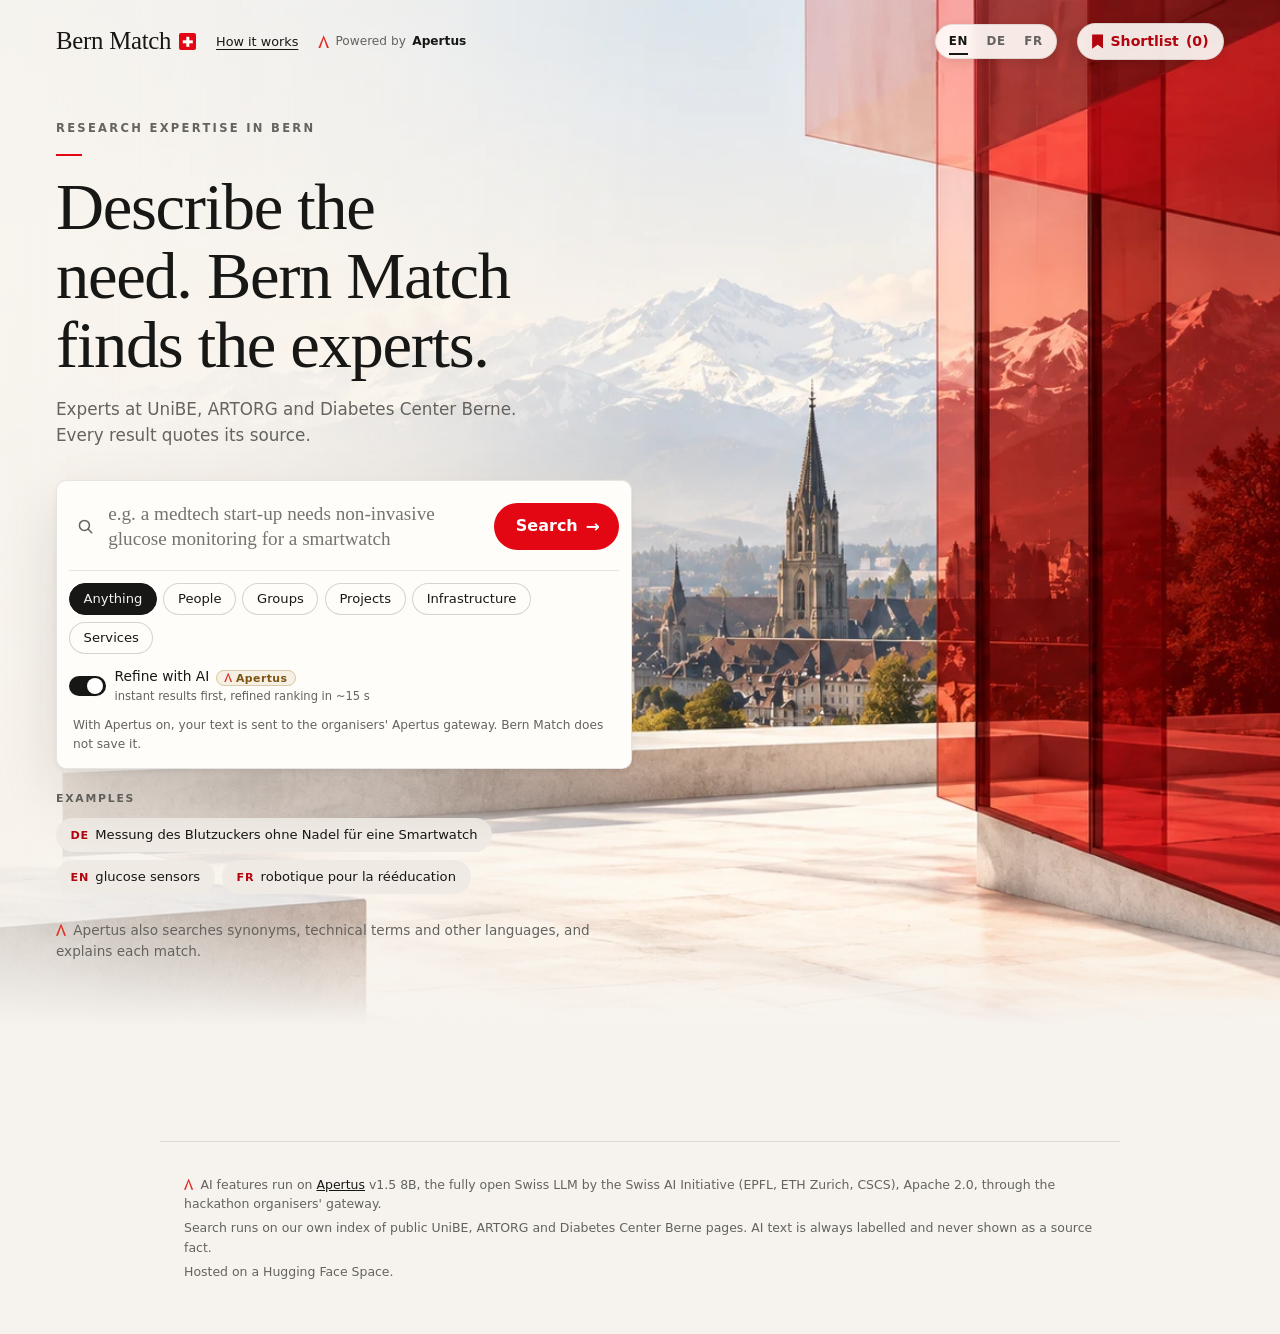
<file: app/static/index.html>
<!doctype html>
<html lang="en">
<head>
  <meta charset="utf-8">
  <meta name="viewport" content="width=device-width, initial-scale=1">
  <meta name="color-scheme" content="light dark">
  <title>Bern Match</title>
  <link rel="preload" as="image" href="hero.webp" type="image/webp">
  <link rel="stylesheet" href="style.css?v=15">
</head>
<body>
  <!-- data-i18n* attributes name the text's key in i18n.js; the English below is the default. -->
  <a class="skip" href="#results" data-i18n="skip">Skip to results</a>
  <header class="top">
    <a class="brand" id="home" href="./" title="Back to the start page" data-i18n-title="top.home">Bern Match <span class="logo" aria-hidden="true"></span></a>
    <a class="howitworks" href="https://github.com/AnAsteria/Apertus_Hack#how-it-works" target="_blank" rel="noopener noreferrer" data-i18n="top.how">How it works</a>
    <a class="powered" href="https://www.apertus-ai.org/" target="_blank" rel="noopener noreferrer" title="Apertus: the fully open Swiss LLM by EPFL, ETH Zurich and CSCS" data-i18n-title="top.poweredTitle">
      <i class="ap" aria-hidden="true"></i><span data-i18n="top.powered">Powered by</span> <b>Apertus</b>
    </a>
    <div class="langs" role="group" aria-label="Language" data-i18n-aria="lang.aria">
      <button type="button" data-lang="en" lang="en" title="English">EN</button>
      <button type="button" data-lang="de" lang="de" title="Deutsch">DE</button>
      <button type="button" data-lang="fr" lang="fr" title="Français">FR</button>
    </div>
    <button type="button" id="shortlist-toggle" class="ghost" aria-controls="shortlist" aria-expanded="false">
      <span data-i18n="top.shortlist">Shortlist</span> <span id="shortlist-count" class="count">(0)</span>
    </button>
  </header>
  <main>
    <section class="hero" id="hero">
      <div class="hero-copy">
      <p class="eyebrow" data-i18n="hero.eyebrow">Research expertise in Bern</p>
      <h1 data-i18n="hero.h1b">Describe the need. Bern Match finds the experts.</h1>
      <p class="sub" data-i18n="hero.sub">Experts at UniBE, ARTORG and Diabetes Center Berne. Every result quotes its source.</p>
      <form id="form" role="search">
        <label for="query" class="sr" data-i18n="hero.queryLabel">Keywords, a question, or a pasted company description</label>
        <div class="searchbox">
          <svg class="icon" viewBox="0 0 24 24" aria-hidden="true" fill="none" stroke="currentColor" stroke-width="2" stroke-linecap="round"><circle cx="11" cy="11" r="6.5"/><path d="m16 16 4.5 4.5"/></svg>
          <textarea id="query" rows="2" maxlength="2000" placeholder="e.g. a medtech start-up needs non-invasive glucose monitoring for a smartwatch" data-i18n-placeholder="hero.placeholder"></textarea>
          <button type="submit" class="primary" data-i18n="hero.search">Search</button>
        </div>
        <div class="row">
          <div class="chips" role="radiogroup" aria-label="Looking for" data-i18n-aria="hero.lookingFor" id="type-chips"></div>
          <label class="switch" title="Instant results first, refined ranking in ~15 s. Apertus finds other wordings, re-ranks and explains each card (everything it adds is labelled as AI). Off: fast keyword and meaning search only, no AI." data-i18n-title="hero.switchTitle2">
            <input type="checkbox" id="interpret" checked>
            <span class="track" aria-hidden="true"></span>
            <span><span data-i18n="hero.refine">Refine with AI</span> <span class="ai-tag">Apertus</span> <span class="switch-hint" data-i18n="hero.refineHint">instant results first, refined ranking in ~15 s</span></span>
          </label>
        </div>
        <p class="privacy" data-i18n="hero.privacy">With Apertus on, your text is sent to the organisers' Apertus gateway. Bern Match does not save it.</p>
      </form>
      <div class="examples-wrap">
        <span class="examples-label" data-i18n="hero.try">Examples</span>
        <div class="examples" id="examples" aria-label="Example queries" data-i18n-aria="hero.examples"></div>
      </div>
      <p class="howto"><i class="ap" aria-hidden="true"></i><span data-i18n="hero.howto">Apertus also searches synonyms, technical terms and other languages, and explains each match.</span></p>
      </div>
    </section>
    <div id="summary" class="summary" hidden></div>
    <p id="status" class="status" role="status" aria-live="polite"></p>
    <section id="outcome" class="outcome" hidden aria-live="polite"></section>
    <section id="people" class="people" hidden aria-label="People to contact" data-i18n-aria="people.title"></section>
    <details id="limits-box" class="limits" hidden>
      <summary data-i18n="limits.summary">About these results</summary>
      <ul id="limitations" class="limitations"></ul>
    </details>
    <section id="needs" class="needs" hidden aria-live="polite"></section>
    <section id="results" aria-label="Results" data-i18n-aria="results.aria"></section>
  </main>
  <footer class="credit">
    <p><i class="ap" aria-hidden="true"></i><span data-i18n="footer.ai1">AI features run on</span> <a href="https://www.apertus-ai.org/" target="_blank" rel="noopener noreferrer">Apertus</a><span data-i18n="footer.ai2"> v1.5 8B, the fully open Swiss LLM by the Swiss AI Initiative (EPFL, ETH Zurich, CSCS), Apache 2.0, through the hackathon organisers' gateway.</span></p>
    <p data-i18n="footer.search">Search runs on our own index of public UniBE, ARTORG and Diabetes Center Berne pages. AI text is always labelled and never shown as a source fact.</p>
    <p data-i18n="footer.host">Hosted on a Hugging Face Space.</p>
  </footer>
  <aside id="shortlist" class="drawer sl-page" hidden aria-label="Shortlist" data-i18n-aria="sl.title">
    <div class="sl-inner">
    <div class="drawer-head">
      <h2 data-i18n="sl.titlePage">Your shortlist</h2>
      <button type="button" id="shortlist-close" class="ghost" aria-label="Back to results" data-i18n-aria="sl.back"><span data-i18n="sl.backText">← Back to results</span></button>
    </div>
    <p class="meta" data-i18n="sl.intro">Your selections for this session. Select and exclude are sent as feedback; notes stay in this browser tab and are never sent.</p>
    <h3><span data-i18n="sl.selected">Selected</span> <span class="meta" data-i18n="sl.reorder">(drag or use the arrows to reorder)</span></h3>
    <ol id="sl-selected" class="sl"></ol>
    <label class="sl-note-label" for="sl-list-note" data-i18n="sl.listNoteLabel">Analyst note for the whole list (your text, not a source fact)</label>
    <textarea id="sl-list-note" class="sl-note" rows="2" maxlength="2000"></textarea>
    <label class="inline"><input type="checkbox" id="sl-include-request"> <span data-i18n="sl.includeRequest">Include my request text in the export</span></label>
    <label class="inline"><input type="checkbox" id="sl-include-ai"> <span data-i18n="sl.includeAi">Include Apertus' assessments (AI text, labelled; may repeat details of your request)</span></label>
    <div class="sl-actions">
      <button type="button" id="sl-export" class="primary" data-i18n="sl.exportPdf">Export PDF</button>
      <button type="button" id="sl-json" class="ghost" data-i18n="sl.json">Download JSON</button>
      <button type="button" id="sl-brief" class="ghost" data-i18n="sl.brief">Draft brief (Apertus)</button>
      <button type="button" id="sl-email" class="ghost" data-i18n="sl.emailNotSent" disabled>E-mail draft (Apertus, not sent)</button>
    </div>
    <div id="sl-ai-out" class="sl-ai-out" aria-live="polite"></div>
    <h3 data-i18n="sl.excluded">Excluded</h3>
    <ul id="sl-excluded" class="sl"></ul>
    </div>
  </aside>
  <section id="print-view" aria-hidden="true"></section>
  <script src="i18n.js?v=15"></script>
  <script src="app.js?v=15"></script>
</body>
</html>
</file>
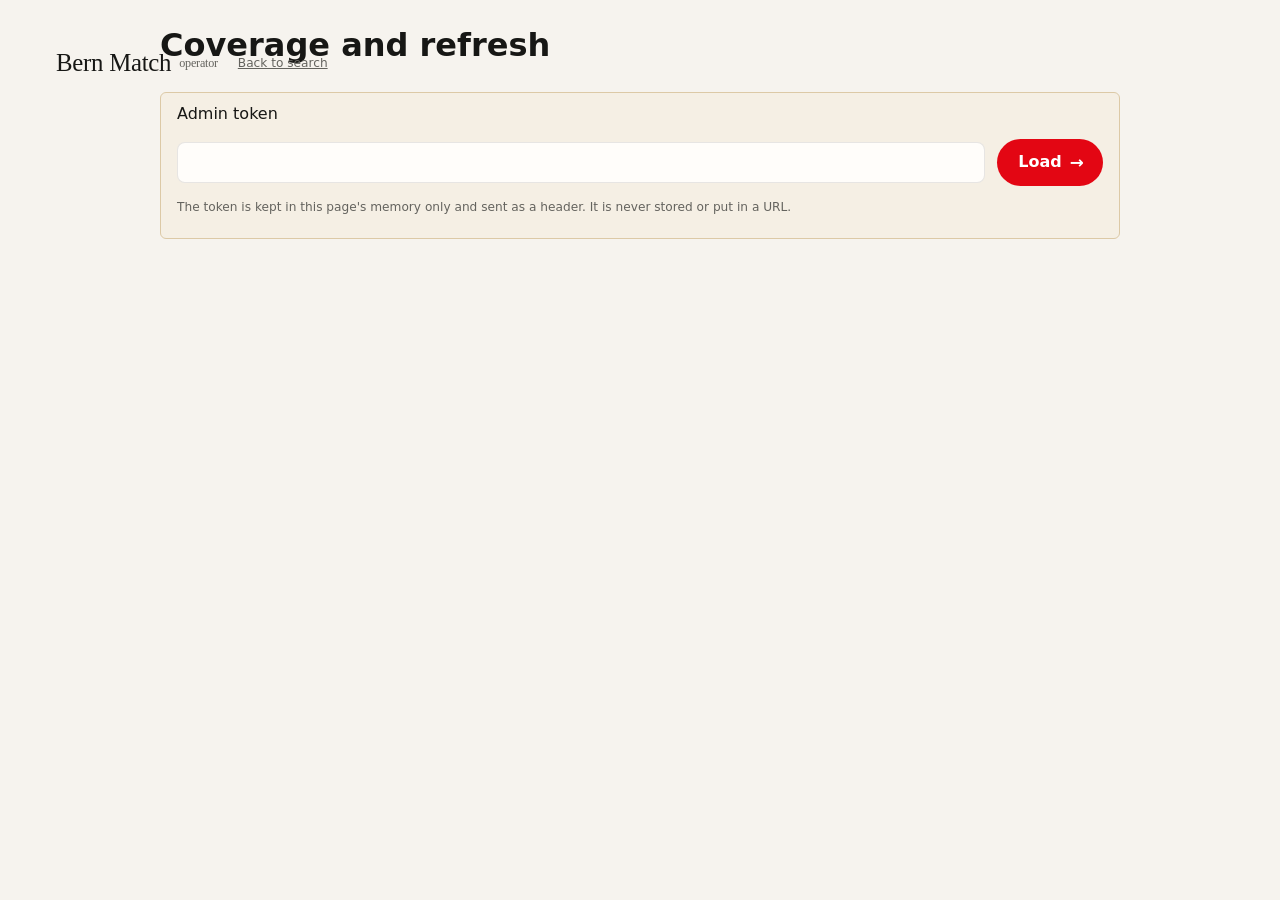
<file: app/static/admin.html>
<!doctype html>
<html lang="en">
<head>
  <meta charset="utf-8">
  <meta name="viewport" content="width=device-width, initial-scale=1">
  <meta name="color-scheme" content="light dark">
  <meta name="robots" content="noindex">
  <title>Bern Match admin</title>
  <link rel="stylesheet" href="style.css?v=10">
</head>
<body>
  <header class="top">
    <span class="brand">Bern Match <span class="meta">operator</span></span>
    <a class="meta" href="./">Back to search</a>
  </header>
  <main>
    <h1>Coverage and refresh</h1>
    <form id="login" class="needs">
      <label for="token">Admin token</label>
      <div class="row">
        <input type="password" id="token" autocomplete="off" required>
        <button type="submit" class="primary">Load</button>
      </div>
      <p class="meta">The token is kept in this page's memory only and sent as a header. It is never stored or put in a URL.</p>
    </form>
    <p id="status" class="status" role="status" aria-live="polite"></p>
    <section id="overview" hidden>
      <div id="totals" class="summary"></div>
      <p id="note" class="meta"></p>
      <h2>Jobs</h2>
      <p class="meta">Refresh only queues a job: the refresh executor is not built yet (T12), so a queued job does not mean a crawl ran.</p>
      <div id="jobs"></div>
      <h2>Feedback received</h2>
      <div id="feedback" class="summary"></div>
      <h2>Sources</h2>
      <div class="table-wrap">
        <table id="sources">
          <thead><tr><th>Source</th><th>Pages</th><th>Active</th><th>Retired</th><th>Suppressed</th><th>Sentences</th><th>Last fetched</th><th></th></tr></thead>
          <tbody></tbody>
        </table>
      </div>
    </section>
  </main>
  <script src="admin.js"></script>
</body>
</html>
</file>
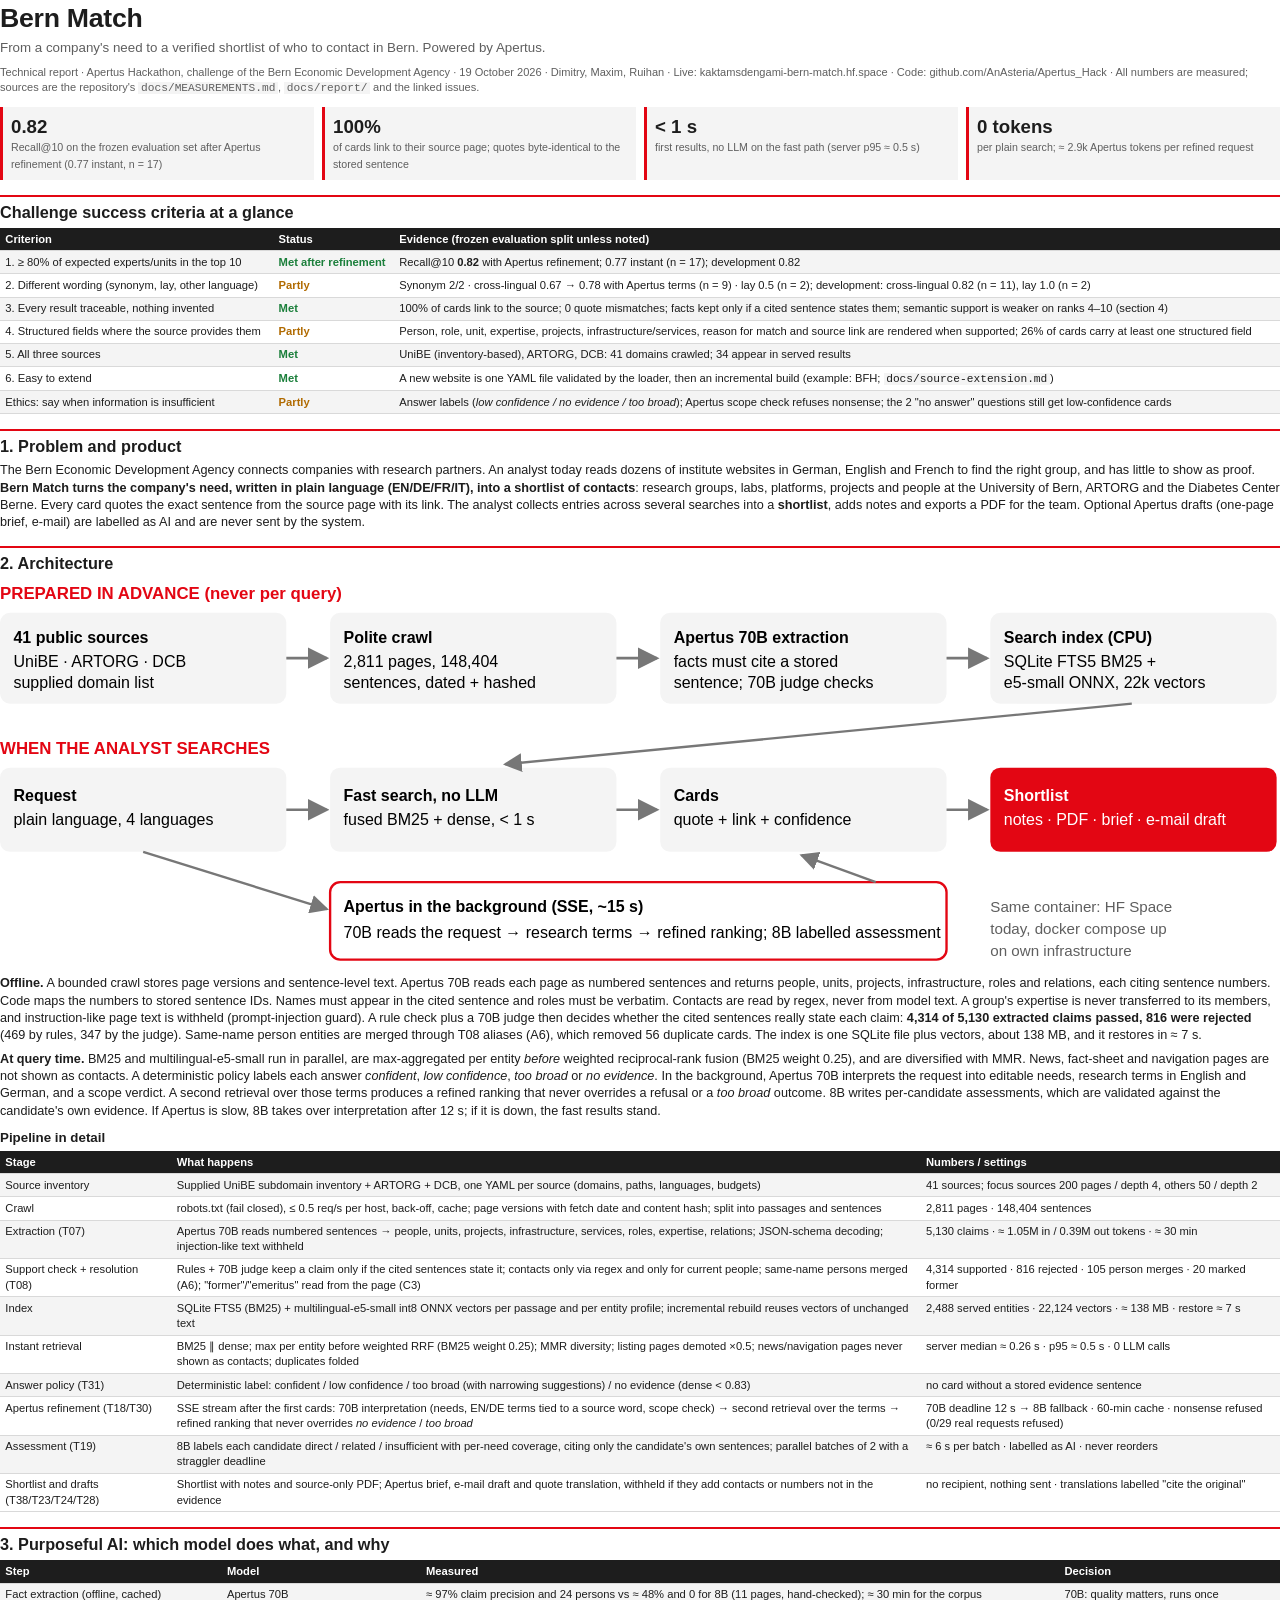
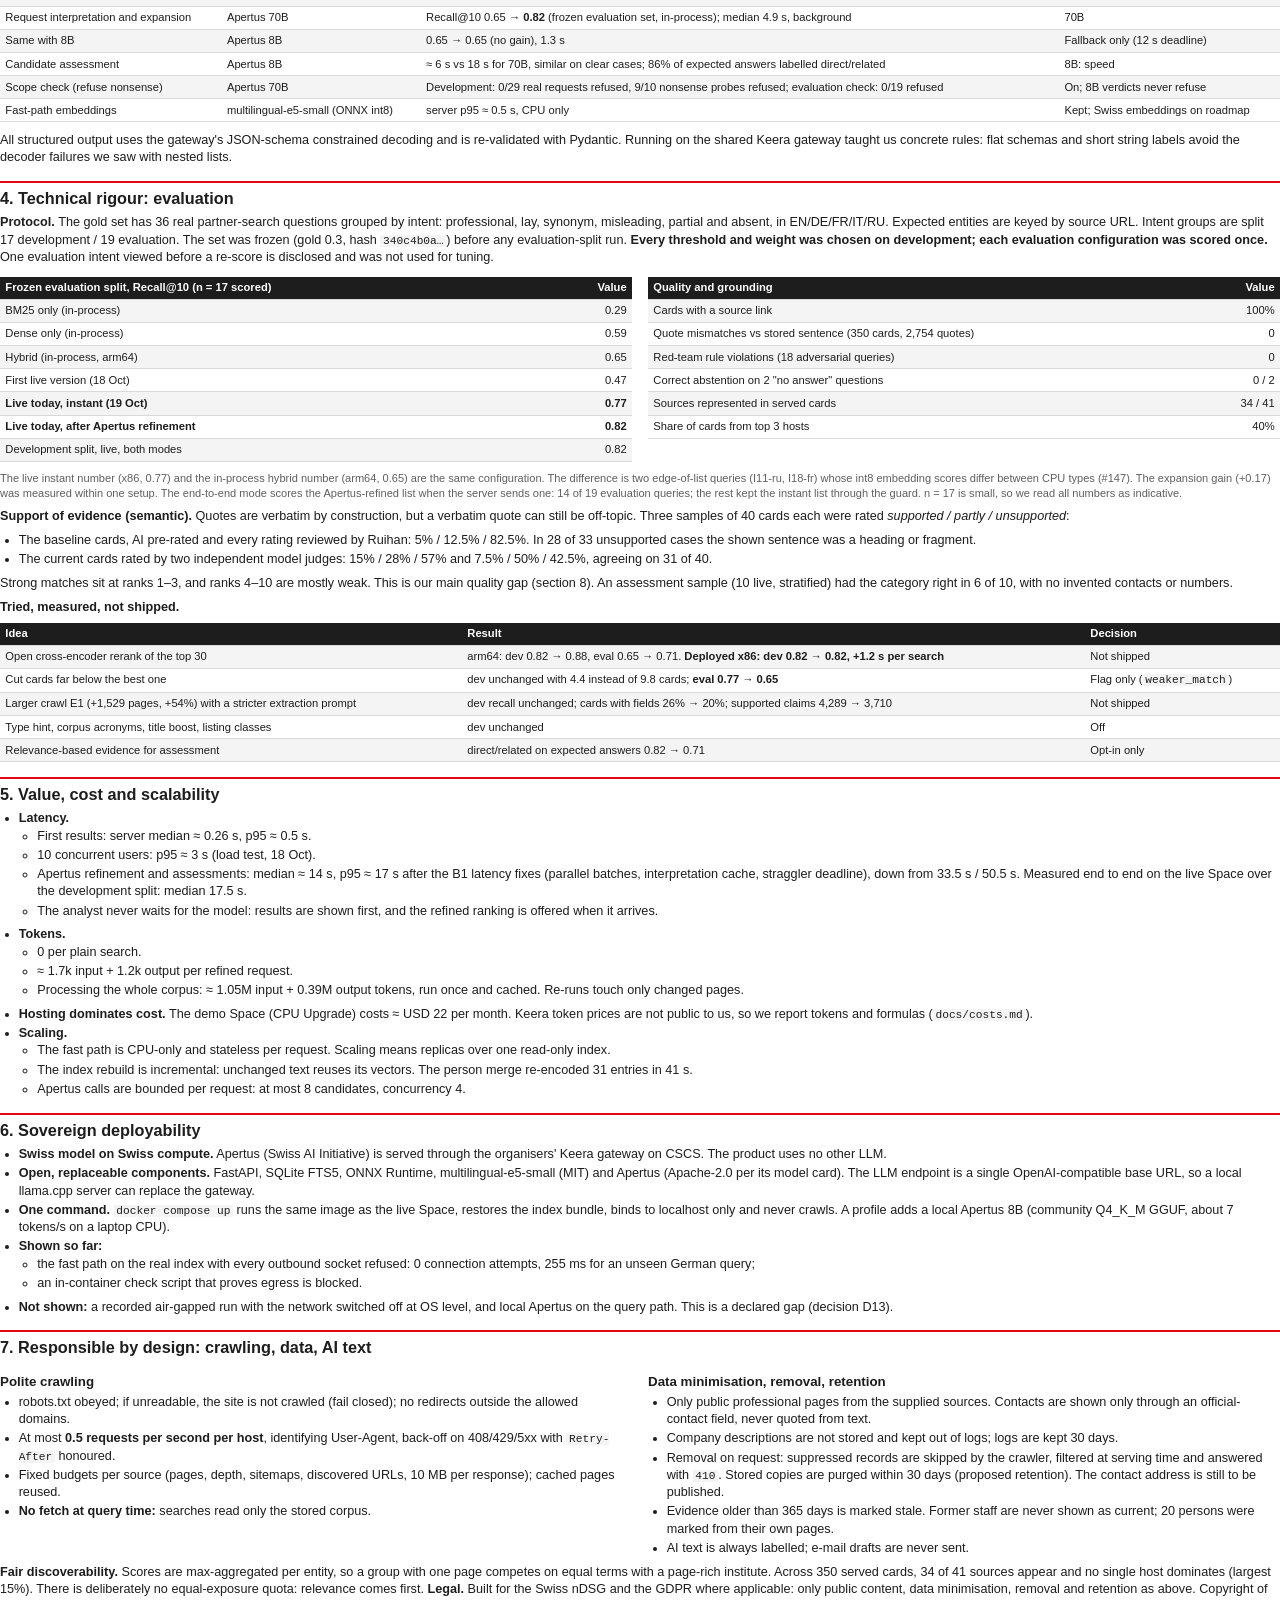
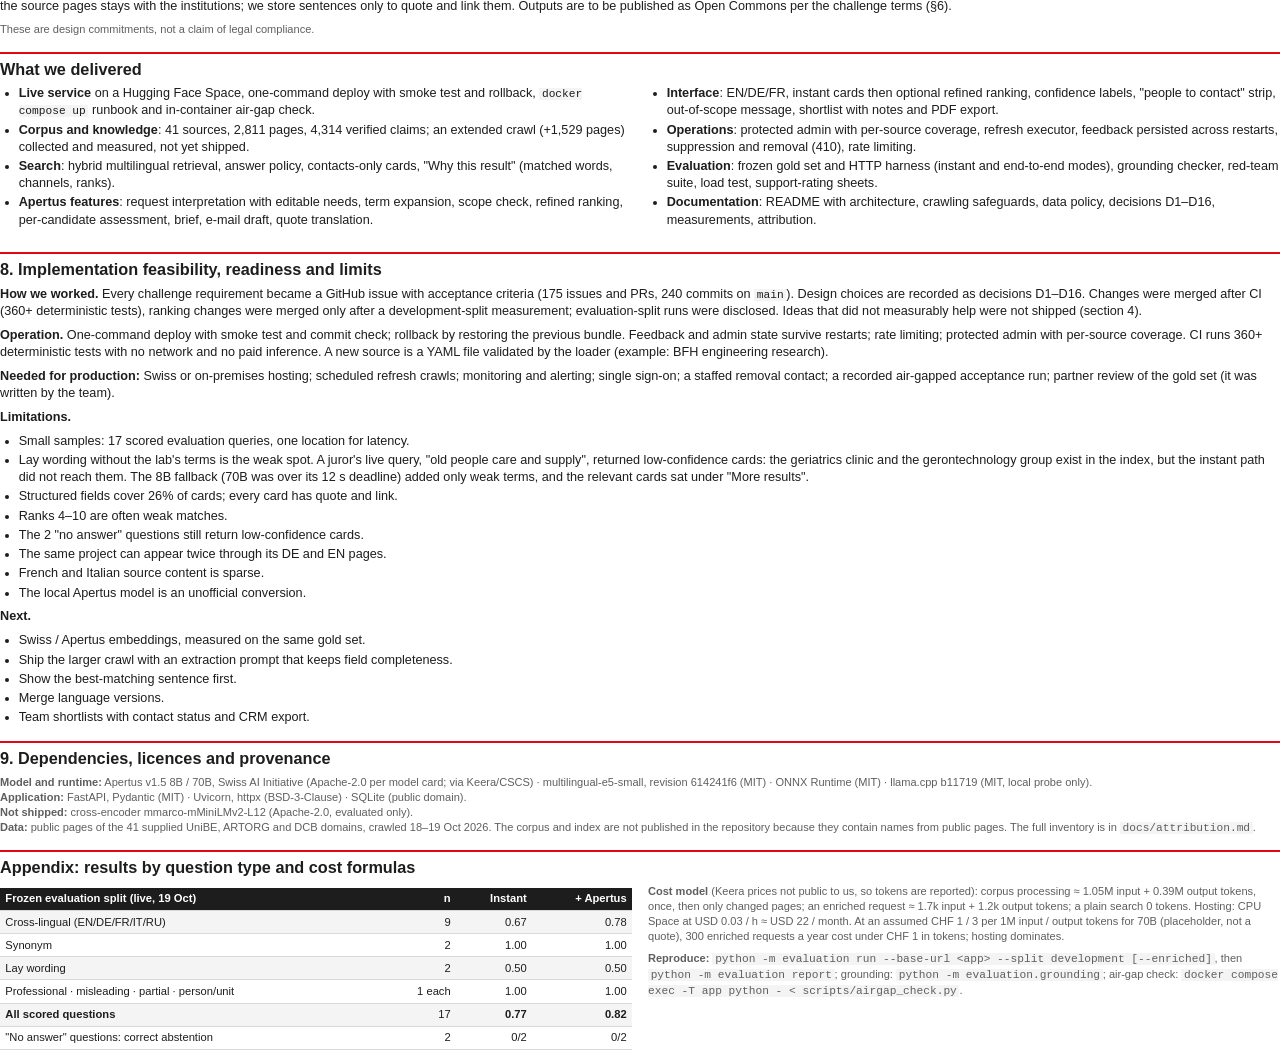
<file: submission/report/report.html>
<!doctype html>
<html lang="en">
<head>
<meta charset="utf-8">
<title>Bern Match — Technical report</title>
<style>
  @page { size: A4; margin: 12mm 14mm 12mm 14mm; }
  :root { --red: #e30613; --ink: #1d1d1d; --grey: #5f5f5f; --line: #d9d9d9; --soft: #f4f4f4; }
  * { box-sizing: border-box; }
  body { font-family: "Helvetica Neue", Arial, sans-serif; color: var(--ink); font-size: 9.5pt; line-height: 1.36; margin: 0; }
  h1 { font-size: 20pt; margin: 0 0 2pt; letter-spacing: -0.2pt; }
  h2 { font-size: 12.2pt; margin: 11pt 0 4pt; padding-top: 3pt; border-top: 2px solid var(--red); }
  h2, h3 { break-after: avoid; } svg, table, .key { break-inside: avoid; }
  h3 { font-size: 10pt; margin: 7pt 0 2pt; }
  p { margin: 0 0 5pt; }
  ul { margin: 0 0 5pt; padding-left: 14pt; }
  li { margin: 0 0 1.5pt; }
  .sub { color: var(--grey); font-size: 10pt; margin-bottom: 6pt; }
  .meta { font-size: 8.3pt; color: var(--grey); margin-bottom: 8pt; }
  table { border-collapse: collapse; width: 100%; margin: 3pt 0 7pt; font-size: 8.4pt; }
  th, td { border-bottom: 1px solid var(--line); padding: 2.6pt 4pt; text-align: left; vertical-align: top; }
  th { background: var(--ink); color: #fff; font-weight: 600; }
  tr:nth-child(even) td { background: var(--soft); }
  .num { text-align: right; white-space: nowrap; }
  .key { display: grid; grid-template-columns: repeat(4, 1fr); gap: 6pt; margin: 6pt 0 8pt; }
  .key div { background: var(--soft); border-left: 3px solid var(--red); padding: 5pt 6pt; }
  .key b { display: block; font-size: 14pt; }
  .key span { font-size: 8pt; color: var(--grey); }
  .note { font-size: 8.3pt; color: var(--grey); }
  .two { display: grid; grid-template-columns: 1fr 1fr; gap: 12pt; }
  .tag { font-weight: 600; }
  .ok { color: #1b7f3b; font-weight: 600; } .part { color: #b06a00; font-weight: 600; }
  svg text { font-family: "Helvetica Neue", Arial, sans-serif; }
  .pb { break-before: page; }
  code { font-size: 8.4pt; background: var(--soft); padding: 0 2pt; }
</style>
</head>
<body>

<h1>Bern Match</h1>
<div class="sub">From a company's need to a verified shortlist of who to contact in Bern. Powered by Apertus.</div>
<div class="meta">Technical report · Apertus Hackathon, challenge of the Bern Economic Development Agency · 19 October 2026 · Dimitry, Maxim, Ruihan ·
Live: kaktamsdengami-bern-match.hf.space · Code: github.com/AnAsteria/Apertus_Hack · All numbers are measured; sources are the repository's <code>docs/MEASUREMENTS.md</code>, <code>docs/report/</code> and the linked issues.</div>

<div class="key">
  <div><b>0.82</b><span>Recall@10 on the frozen evaluation set after Apertus refinement (0.77 instant, n = 17)</span></div>
  <div><b>100%</b><span>of cards link to their source page; quotes byte-identical to the stored sentence</span></div>
  <div><b>&lt; 1 s</b><span>first results, no LLM on the fast path (server p95 ≈ 0.5 s)</span></div>
  <div><b>0 tokens</b><span>per plain search; ≈ 2.9k Apertus tokens per refined request</span></div>
</div>

<h2>Challenge success criteria at a glance</h2>
<table>
  <tr><th>Criterion</th><th>Status</th><th>Evidence (frozen evaluation split unless noted)</th></tr>
  <tr><td>1. ≥ 80% of expected experts/units in the top 10</td><td class="ok">Met after refinement</td><td>Recall@10 <b>0.82</b> with Apertus refinement; 0.77 instant (n = 17); development 0.82</td></tr>
  <tr><td>2. Different wording (synonym, lay, other language)</td><td class="part">Partly</td><td>Synonym 2/2 · cross-lingual 0.67 → 0.78 with Apertus terms (n = 9) · lay 0.5 (n = 2); development: cross-lingual 0.82 (n = 11), lay 1.0 (n = 2)</td></tr>
  <tr><td>3. Every result traceable, nothing invented</td><td class="ok">Met</td><td>100% of cards link to the source; 0 quote mismatches; facts kept only if a cited sentence states them; semantic support is weaker on ranks 4–10 (section 4)</td></tr>
  <tr><td>4. Structured fields where the source provides them</td><td class="part">Partly</td><td>Person, role, unit, expertise, projects, infrastructure/services, reason for match and source link are rendered when supported; 26% of cards carry at least one structured field</td></tr>
  <tr><td>5. All three sources</td><td class="ok">Met</td><td>UniBE (inventory-based), ARTORG, DCB: 41 domains crawled; 34 appear in served results</td></tr>
  <tr><td>6. Easy to extend</td><td class="ok">Met</td><td>A new website is one YAML file validated by the loader, then an incremental build (example: BFH; <code>docs/source-extension.md</code>)</td></tr>
  <tr><td>Ethics: say when information is insufficient</td><td class="part">Partly</td><td>Answer labels (<i>low confidence / no evidence / too broad</i>); Apertus scope check refuses nonsense; the 2 "no answer" questions still get low-confidence cards</td></tr>
</table>

<h2>1. Problem and product</h2>
<p>The Bern Economic Development Agency connects companies with research partners. An analyst today reads dozens of institute websites in German, English and French to find the right group, and has little to show as proof. <b>Bern Match turns the company's need, written in plain language (EN/DE/FR/IT), into a shortlist of contacts</b>: research groups, labs, platforms, projects and people at the University of Bern, ARTORG and the Diabetes Center Berne. Every card quotes the exact sentence from the source page with its link. The analyst collects entries across several searches into a <b>shortlist</b>, adds notes and exports a PDF for the team. Optional Apertus drafts (one-page brief, e-mail) are labelled as AI and are never sent by the system.</p>

<h2>2. Architecture</h2>
<svg viewBox="0 0 760 232" width="100%" role="img" aria-label="Architecture diagram">
  <defs><marker id="a" markerWidth="8" markerHeight="8" refX="7" refY="4" orient="auto"><path d="M0,0 L8,4 L0,8 z" fill="#777"/></marker></defs>
  <text x="0" y="12" font-size="10" fill="#e30613" font-weight="700">PREPARED IN ADVANCE (never per query)</text>
  <g font-size="9.5">
    <rect x="0" y="20" width="170" height="54" rx="6" fill="#f4f4f4"/><text x="8" y="38" font-weight="700">41 public sources</text><text x="8" y="52">UniBE · ARTORG · DCB</text><text x="8" y="65">supplied domain list</text>
    <rect x="196" y="20" width="170" height="54" rx="6" fill="#f4f4f4"/><text x="204" y="38" font-weight="700">Polite crawl</text><text x="204" y="52">2,811 pages, 148,404</text><text x="204" y="65">sentences, dated + hashed</text>
    <rect x="392" y="20" width="170" height="54" rx="6" fill="#f4f4f4"/><text x="400" y="38" font-weight="700">Apertus 70B extraction</text><text x="400" y="52">facts must cite a stored</text><text x="400" y="65">sentence; 70B judge checks</text>
    <rect x="588" y="20" width="170" height="54" rx="6" fill="#f4f4f4"/><text x="596" y="38" font-weight="700">Search index (CPU)</text><text x="596" y="52">SQLite FTS5 BM25 +</text><text x="596" y="65">e5-small ONNX, 22k vectors</text>
    <line x1="170" y1="47" x2="194" y2="47" stroke="#777" stroke-width="1.6" marker-end="url(#a)"/>
    <line x1="366" y1="47" x2="390" y2="47" stroke="#777" stroke-width="1.6" marker-end="url(#a)"/>
    <line x1="562" y1="47" x2="586" y2="47" stroke="#777" stroke-width="1.6" marker-end="url(#a)"/>
  </g>
  <text x="0" y="104" font-size="10" fill="#e30613" font-weight="700">WHEN THE ANALYST SEARCHES</text>
  <g font-size="9.5">
    <rect x="0" y="112" width="170" height="50" rx="6" fill="#f4f4f4"/><text x="8" y="132" font-weight="700">Request</text><text x="8" y="146">plain language, 4 languages</text>
    <rect x="196" y="112" width="170" height="50" rx="6" fill="#f4f4f4"/><text x="204" y="132" font-weight="700">Fast search, no LLM</text><text x="204" y="146">fused BM25 + dense, &lt; 1 s</text>
    <rect x="392" y="112" width="170" height="50" rx="6" fill="#f4f4f4"/><text x="400" y="132" font-weight="700">Cards</text><text x="400" y="146">quote + link + confidence</text>
    <rect x="588" y="112" width="170" height="50" rx="6" fill="#e30613"/><text x="596" y="132" font-weight="700" fill="#fff">Shortlist</text><text x="596" y="146" fill="#fff">notes · PDF · brief · e-mail draft</text>
    <line x1="170" y1="137" x2="194" y2="137" stroke="#777" stroke-width="1.6" marker-end="url(#a)"/>
    <line x1="366" y1="137" x2="390" y2="137" stroke="#777" stroke-width="1.6" marker-end="url(#a)"/>
    <line x1="562" y1="137" x2="586" y2="137" stroke="#777" stroke-width="1.6" marker-end="url(#a)"/>
    <line x1="672" y1="74" x2="300" y2="110" stroke="#777" stroke-width="1.4" marker-end="url(#a)"/>
    <rect x="196" y="180" width="366" height="46" rx="6" fill="#fff" stroke="#e30613" stroke-width="1.4"/>
    <text x="204" y="198" font-weight="700">Apertus in the background (SSE, ~15 s)</text><text x="204" y="213">70B reads the request → research terms → refined ranking; 8B labelled assessment</text>
    <line x1="85" y1="162" x2="194" y2="196" stroke="#777" stroke-width="1.4" marker-end="url(#a)"/>
    <line x1="520" y1="180" x2="476" y2="164" stroke="#777" stroke-width="1.4" marker-end="url(#a)"/>
    <text x="588" y="198" font-size="9" fill="#5f5f5f">Same container: HF Space</text><text x="588" y="211" font-size="9" fill="#5f5f5f">today, docker compose up</text><text x="588" y="224" font-size="9" fill="#5f5f5f">on own infrastructure</text>
  </g>
</svg>
<p><b>Offline.</b> A bounded crawl stores page versions and sentence-level text. Apertus 70B reads each page as numbered sentences and returns people, units, projects, infrastructure, roles and relations, each citing sentence numbers. Code maps the numbers to stored sentence IDs. Names must appear in the cited sentence and roles must be verbatim. Contacts are read by regex, never from model text. A group's expertise is never transferred to its members, and instruction-like page text is withheld (prompt-injection guard). A rule check plus a 70B judge then decides whether the cited sentences really state each claim: <b>4,314 of 5,130 extracted claims passed, 816 were rejected</b> (469 by rules, 347 by the judge). Same-name person entities are merged through T08 aliases (A6), which removed 56 duplicate cards. The index is one SQLite file plus vectors, about 138 MB, and it restores in ≈ 7 s.</p>
<p><b>At query time.</b> BM25 and multilingual-e5-small run in parallel, are max-aggregated per entity <i>before</i> weighted reciprocal-rank fusion (BM25 weight 0.25), and are diversified with MMR. News, fact-sheet and navigation pages are not shown as contacts. A deterministic policy labels each answer <i>confident</i>, <i>low confidence</i>, <i>too broad</i> or <i>no evidence</i>. In the background, Apertus 70B interprets the request into editable needs, research terms in English and German, and a scope verdict. A second retrieval over those terms produces a refined ranking that never overrides a refusal or a <i>too broad</i> outcome. 8B writes per-candidate assessments, which are validated against the candidate's own evidence. If Apertus is slow, 8B takes over interpretation after 12 s; if it is down, the fast results stand.</p>

<h3>Pipeline in detail</h3>
<table>
  <tr><th>Stage</th><th>What happens</th><th>Numbers / settings</th></tr>
  <tr><td>Source inventory</td><td>Supplied UniBE subdomain inventory + ARTORG + DCB, one YAML per source (domains, paths, languages, budgets)</td><td>41 sources; focus sources 200 pages / depth 4, others 50 / depth 2</td></tr>
  <tr><td>Crawl</td><td>robots.txt (fail closed), ≤ 0.5 req/s per host, back-off, cache; page versions with fetch date and content hash; split into passages and sentences</td><td>2,811 pages · 148,404 sentences</td></tr>
  <tr><td>Extraction (T07)</td><td>Apertus 70B reads numbered sentences → people, units, projects, infrastructure, services, roles, expertise, relations; JSON-schema decoding; injection-like text withheld</td><td>5,130 claims · ≈ 1.05M in / 0.39M out tokens · ≈ 30 min</td></tr>
  <tr><td>Support check + resolution (T08)</td><td>Rules + 70B judge keep a claim only if the cited sentences state it; contacts only via regex and only for current people; same-name persons merged (A6); "former"/"emeritus" read from the page (C3)</td><td>4,314 supported · 816 rejected · 105 person merges · 20 marked former</td></tr>
  <tr><td>Index</td><td>SQLite FTS5 (BM25) + multilingual-e5-small int8 ONNX vectors per passage and per entity profile; incremental rebuild reuses vectors of unchanged text</td><td>2,488 served entities · 22,124 vectors · ≈ 138 MB · restore ≈ 7 s</td></tr>
  <tr><td>Instant retrieval</td><td>BM25 ∥ dense; max per entity before weighted RRF (BM25 weight 0.25); MMR diversity; listing pages demoted ×0.5; news/navigation pages never shown as contacts; duplicates folded</td><td>server median ≈ 0.26 s · p95 ≈ 0.5 s · 0 LLM calls</td></tr>
  <tr><td>Answer policy (T31)</td><td>Deterministic label: confident / low confidence / too broad (with narrowing suggestions) / no evidence (dense &lt; 0.83)</td><td>no card without a stored evidence sentence</td></tr>
  <tr><td>Apertus refinement (T18/T30)</td><td>SSE stream after the first cards: 70B interpretation (needs, EN/DE terms tied to a source word, scope check) → second retrieval over the terms → refined ranking that never overrides <i>no evidence</i> / <i>too broad</i></td><td>70B deadline 12 s → 8B fallback · 60-min cache · nonsense refused (0/29 real requests refused)</td></tr>
  <tr><td>Assessment (T19)</td><td>8B labels each candidate direct / related / insufficient with per-need coverage, citing only the candidate's own sentences; parallel batches of 2 with a straggler deadline</td><td>≈ 6 s per batch · labelled as AI · never reorders</td></tr>
  <tr><td>Shortlist and drafts (T38/T23/T24/T28)</td><td>Shortlist with notes and source-only PDF; Apertus brief, e-mail draft and quote translation, withheld if they add contacts or numbers not in the evidence</td><td>no recipient, nothing sent · translations labelled "cite the original"</td></tr>
</table>
<h2>3. Purposeful AI: which model does what, and why</h2>
<table>
  <tr><th>Step</th><th>Model</th><th>Measured</th><th>Decision</th></tr>
  <tr><td>Fact extraction (offline, cached)</td><td>Apertus 70B</td><td>≈ 97% claim precision and 24 persons vs ≈ 48% and 0 for 8B (11 pages, hand-checked); ≈ 30 min for the corpus</td><td>70B: quality matters, runs once</td></tr>
  <tr><td>Request interpretation and expansion</td><td>Apertus 70B</td><td>Recall@10 0.65 → <b>0.82</b> (frozen evaluation set, in-process); median 4.9 s, background</td><td>70B</td></tr>
  <tr><td>Same with 8B</td><td>Apertus 8B</td><td>0.65 → 0.65 (no gain), 1.3 s</td><td>Fallback only (12 s deadline)</td></tr>
  <tr><td>Candidate assessment</td><td>Apertus 8B</td><td>≈ 6 s vs 18 s for 70B, similar on clear cases; 86% of expected answers labelled direct/related</td><td>8B: speed</td></tr>
  <tr><td>Scope check (refuse nonsense)</td><td>Apertus 70B</td><td>Development: 0/29 real requests refused, 9/10 nonsense probes refused; evaluation check: 0/19 refused</td><td>On; 8B verdicts never refuse</td></tr>
  <tr><td>Fast-path embeddings</td><td>multilingual-e5-small (ONNX int8)</td><td>server p95 ≈ 0.5 s, CPU only</td><td>Kept; Swiss embeddings on roadmap</td></tr>
</table>
<p>All structured output uses the gateway's JSON-schema constrained decoding and is re-validated with Pydantic. Running on the shared Keera gateway taught us concrete rules: flat schemas and short string labels avoid the decoder failures we saw with nested lists.</p>

<h2>4. Technical rigour: evaluation</h2>
<p><b>Protocol.</b> The gold set has 36 real partner-search questions grouped by intent: professional, lay, synonym, misleading, partial and absent, in EN/DE/FR/IT/RU. Expected entities are keyed by source URL. Intent groups are split 17 development / 19 evaluation. The set was frozen (gold 0.3, hash <code>340c4b0a…</code>) before any evaluation-split run. <b>Every threshold and weight was chosen on development; each evaluation configuration was scored once.</b> One evaluation intent viewed before a re-score is disclosed and was not used for tuning.</p>
<div class="two">
<div>
<table>
  <tr><th>Frozen evaluation split, Recall@10 (n = 17 scored)</th><th class="num">Value</th></tr>
  <tr><td>BM25 only (in-process)</td><td class="num">0.29</td></tr>
  <tr><td>Dense only (in-process)</td><td class="num">0.59</td></tr>
  <tr><td>Hybrid (in-process, arm64)</td><td class="num">0.65</td></tr>
  <tr><td>First live version (18 Oct)</td><td class="num">0.47</td></tr>
  <tr><td><b>Live today, instant (19 Oct)</b></td><td class="num"><b>0.77</b></td></tr>
  <tr><td><b>Live today, after Apertus refinement</b></td><td class="num"><b>0.82</b></td></tr>
  <tr><td>Development split, live, both modes</td><td class="num">0.82</td></tr>
</table>
</div>
<div>
<table>
  <tr><th>Quality and grounding</th><th class="num">Value</th></tr>
  <tr><td>Cards with a source link</td><td class="num">100%</td></tr>
  <tr><td>Quote mismatches vs stored sentence (350 cards, 2,754 quotes)</td><td class="num">0</td></tr>
  <tr><td>Red-team rule violations (18 adversarial queries)</td><td class="num">0</td></tr>
  <tr><td>Correct abstention on 2 "no answer" questions</td><td class="num">0 / 2</td></tr>
  <tr><td>Sources represented in served cards</td><td class="num">34 / 41</td></tr>
  <tr><td>Share of cards from top 3 hosts</td><td class="num">40%</td></tr>
</table>
</div>
</div>
<p class="note">The live instant number (x86, 0.77) and the in-process hybrid number (arm64, 0.65) are the same configuration. The difference is two edge-of-list queries (I11-ru, I18-fr) whose int8 embedding scores differ between CPU types (#147). The expansion gain (+0.17) was measured within one setup. The end-to-end mode scores the Apertus-refined list when the server sends one: 14 of 19 evaluation queries; the rest kept the instant list through the guard. n = 17 is small, so we read all numbers as indicative.</p>
<p><b>Support of evidence (semantic).</b> Quotes are verbatim by construction, but a verbatim quote can still be off-topic. Three samples of 40 cards each were rated <i>supported / partly / unsupported</i>:</p>
<ul>
  <li>The baseline cards, AI pre-rated and every rating reviewed by Ruihan: 5% / 12.5% / 82.5%. In 28 of 33 unsupported cases the shown sentence was a heading or fragment.</li>
  <li>The current cards rated by two independent model judges: 15% / 28% / 57% and 7.5% / 50% / 42.5%, agreeing on 31 of 40.</li>
</ul>
<p>Strong matches sit at ranks 1–3, and ranks 4–10 are mostly weak. This is our main quality gap (section 8). An assessment sample (10 live, stratified) had the category right in 6 of 10, with no invented contacts or numbers.</p>
<p><b>Tried, measured, not shipped.</b></p>
<table>
  <tr><th>Idea</th><th>Result</th><th>Decision</th></tr>
  <tr><td>Open cross-encoder rerank of the top 30</td><td>arm64: dev 0.82 → 0.88, eval 0.65 → 0.71. <b>Deployed x86: dev 0.82 → 0.82, +1.2 s per search</b></td><td>Not shipped</td></tr>
  <tr><td>Cut cards far below the best one</td><td>dev unchanged with 4.4 instead of 9.8 cards; <b>eval 0.77 → 0.65</b></td><td>Flag only (<code>weaker_match</code>)</td></tr>
  <tr><td>Larger crawl E1 (+1,529 pages, +54%) with a stricter extraction prompt</td><td>dev recall unchanged; cards with fields 26% → 20%; supported claims 4,289 → 3,710</td><td>Not shipped</td></tr>
  <tr><td>Type hint, corpus acronyms, title boost, listing classes</td><td>dev unchanged</td><td>Off</td></tr>
  <tr><td>Relevance-based evidence for assessment</td><td>direct/related on expected answers 0.82 → 0.71</td><td>Opt-in only</td></tr>
</table>

<h2>5. Value, cost and scalability</h2>
<ul>
  <li><b>Latency.</b>
    <ul>
      <li>First results: server median ≈ 0.26 s, p95 ≈ 0.5 s.</li>
      <li>10 concurrent users: p95 ≈ 3 s (load test, 18 Oct).</li>
      <li>Apertus refinement and assessments: median ≈ 14 s, p95 ≈ 17 s after the B1 latency fixes (parallel batches, interpretation cache, straggler deadline), down from 33.5 s / 50.5 s. Measured end to end on the live Space over the development split: median 17.5 s.</li>
      <li>The analyst never waits for the model: results are shown first, and the refined ranking is offered when it arrives.</li>
    </ul>
  </li>
  <li><b>Tokens.</b>
    <ul>
      <li>0 per plain search.</li>
      <li>≈ 1.7k input + 1.2k output per refined request.</li>
      <li>Processing the whole corpus: ≈ 1.05M input + 0.39M output tokens, run once and cached. Re-runs touch only changed pages.</li>
    </ul>
  </li>
  <li><b>Hosting dominates cost.</b> The demo Space (CPU Upgrade) costs ≈ USD 22 per month. Keera token prices are not public to us, so we report tokens and formulas (<code>docs/costs.md</code>).</li>
  <li><b>Scaling.</b>
    <ul>
      <li>The fast path is CPU-only and stateless per request. Scaling means replicas over one read-only index.</li>
      <li>The index rebuild is incremental: unchanged text reuses its vectors. The person merge re-encoded 31 entries in 41 s.</li>
      <li>Apertus calls are bounded per request: at most 8 candidates, concurrency 4.</li>
    </ul>
  </li>
</ul>

<h2>6. Sovereign deployability</h2>
<ul>
  <li><b>Swiss model on Swiss compute.</b> Apertus (Swiss AI Initiative) is served through the organisers' Keera gateway on CSCS. The product uses no other LLM.</li>
  <li><b>Open, replaceable components.</b> FastAPI, SQLite FTS5, ONNX Runtime, multilingual-e5-small (MIT) and Apertus (Apache-2.0 per its model card). The LLM endpoint is a single OpenAI-compatible base URL, so a local llama.cpp server can replace the gateway.</li>
  <li><b>One command.</b> <code>docker compose up</code> runs the same image as the live Space, restores the index bundle, binds to localhost only and never crawls. A profile adds a local Apertus 8B (community Q4_K_M GGUF, about 7 tokens/s on a laptop CPU).</li>
  <li><b>Shown so far:</b>
    <ul>
      <li>the fast path on the real index with every outbound socket refused: 0 connection attempts, 255 ms for an unseen German query;</li>
      <li>an in-container check script that proves egress is blocked.</li>
    </ul>
  </li>
  <li><b>Not shown:</b> a recorded air-gapped run with the network switched off at OS level, and local Apertus on the query path. This is a declared gap (decision D13).</li>
</ul>

<h2>7. Responsible by design: crawling, data, AI text</h2>
<div class="two">
<div>
<h3>Polite crawling</h3>
<ul>
  <li>robots.txt obeyed; if unreadable, the site is not crawled (fail closed); no redirects outside the allowed domains.</li>
  <li>At most <b>0.5 requests per second per host</b>, identifying User-Agent, back-off on 408/429/5xx with <code>Retry-After</code> honoured.</li>
  <li>Fixed budgets per source (pages, depth, sitemaps, discovered URLs, 10 MB per response); cached pages reused.</li>
  <li><b>No fetch at query time:</b> searches read only the stored corpus.</li>
</ul>
</div>
<div>
<h3>Data minimisation, removal, retention</h3>
<ul>
  <li>Only public professional pages from the supplied sources. Contacts are shown only through an official-contact field, never quoted from text.</li>
  <li>Company descriptions are not stored and kept out of logs; logs are kept 30 days.</li>
  <li>Removal on request: suppressed records are skipped by the crawler, filtered at serving time and answered with <code>410</code>. Stored copies are purged within 30 days (proposed retention). The contact address is still to be published.</li>
  <li>Evidence older than 365 days is marked stale. Former staff are never shown as current; 20 persons were marked from their own pages.</li>
  <li>AI text is always labelled; e-mail drafts are never sent.</li>
</ul>
</div>
</div>
<p><b>Fair discoverability.</b> Scores are max-aggregated per entity, so a group with one page competes on equal terms with a page-rich institute. Across 350 served cards, 34 of 41 sources appear and no single host dominates (largest 15%). There is deliberately no equal-exposure quota: relevance comes first. <b>Legal.</b> Built for the Swiss nDSG and the GDPR where applicable: only public content, data minimisation, removal and retention as above. Copyright of the source pages stays with the institutions; we store sentences only to quote and link them. Outputs are to be published as Open Commons per the challenge terms (§6).</p>
<p class="note">These are design commitments, not a claim of legal compliance.</p>

<h2>What we delivered</h2>
<div class="two">
<ul>
  <li><b>Live service</b> on a Hugging Face Space, one-command deploy with smoke test and rollback, <code>docker compose up</code> runbook and in-container air-gap check.</li>
  <li><b>Corpus and knowledge</b>: 41 sources, 2,811 pages, 4,314 verified claims; an extended crawl (+1,529 pages) collected and measured, not yet shipped.</li>
  <li><b>Search</b>: hybrid multilingual retrieval, answer policy, contacts-only cards, "Why this result" (matched words, channels, ranks).</li>
  <li><b>Apertus features</b>: request interpretation with editable needs, term expansion, scope check, refined ranking, per-candidate assessment, brief, e-mail draft, quote translation.</li>
</ul>
<ul>
  <li><b>Interface</b>: EN/DE/FR, instant cards then optional refined ranking, confidence labels, "people to contact" strip, out-of-scope message, shortlist with notes and PDF export.</li>
  <li><b>Operations</b>: protected admin with per-source coverage, refresh executor, feedback persisted across restarts, suppression and removal (410), rate limiting.</li>
  <li><b>Evaluation</b>: frozen gold set and HTTP harness (instant and end-to-end modes), grounding checker, red-team suite, load test, support-rating sheets.</li>
  <li><b>Documentation</b>: README with architecture, crawling safeguards, data policy, decisions D1–D16, measurements, attribution.</li>
</ul>
</div>
<h2>8. Implementation feasibility, readiness and limits</h2>
<p><b>How we worked.</b> Every challenge requirement became a GitHub issue with acceptance criteria (175 issues and PRs, 240 commits on <code>main</code>). Design choices are recorded as decisions D1–D16. Changes were merged after CI (360+ deterministic tests), ranking changes were merged only after a development-split measurement; evaluation-split runs were disclosed. Ideas that did not measurably help were not shipped (section 4).</p>
<p><b>Operation.</b>
One-command deploy with smoke test and commit check; rollback by restoring the previous bundle. Feedback and admin state survive restarts; rate limiting; protected admin with per-source coverage. CI runs 360+ deterministic tests with no network and no paid inference. A new source is a YAML file validated by the loader (example: BFH engineering research).</p>
<p><b>Needed for production:</b>
Swiss or on-premises hosting; scheduled refresh crawls; monitoring and alerting; single sign-on; a staffed removal contact; a recorded air-gapped acceptance run; partner review of the gold set (it was written by the team).</p>
<p><b>Limitations.</b></p>
<ul>
  <li>Small samples: 17 scored evaluation queries, one location for latency.</li>
  <li>Lay wording without the lab's terms is the weak spot. A juror's live query, "old people care and supply", returned low-confidence cards: the geriatrics clinic and the gerontechnology group exist in the index, but the instant path did not reach them. The 8B fallback (70B was over its 12 s deadline) added only weak terms, and the relevant cards sat under "More results".</li>
  <li>Structured fields cover 26% of cards; every card has quote and link.</li>
  <li>Ranks 4–10 are often weak matches.</li>
  <li>The 2 "no answer" questions still return low-confidence cards.</li>
  <li>The same project can appear twice through its DE and EN pages.</li>
  <li>French and Italian source content is sparse.</li>
  <li>The local Apertus model is an unofficial conversion.</li>
</ul>
<p><b>Next.</b></p>
<ul>
  <li>Swiss / Apertus embeddings, measured on the same gold set.</li>
  <li>Ship the larger crawl with an extraction prompt that keeps field completeness.</li>
  <li>Show the best-matching sentence first.</li>
  <li>Merge language versions.</li>
  <li>Team shortlists with contact status and CRM export.</li>
</ul>

<h2>9. Dependencies, licences and provenance</h2>
<p class="note">
<b>Model and runtime:</b> Apertus v1.5 8B / 70B, Swiss AI Initiative (Apache-2.0 per model card; via Keera/CSCS) · multilingual-e5-small, revision 614241f6 (MIT) · ONNX Runtime (MIT) · llama.cpp b11719 (MIT, local probe only).<br>
<b>Application:</b> FastAPI, Pydantic (MIT) · Uvicorn, httpx (BSD-3-Clause) · SQLite (public domain).<br>
<b>Not shipped:</b> cross-encoder mmarco-mMiniLMv2-L12 (Apache-2.0, evaluated only).<br>
<b>Data:</b> public pages of the 41 supplied UniBE, ARTORG and DCB domains, crawled 18–19 Oct 2026. The corpus and index are not published in the repository because they contain names from public pages. The full inventory is in <code>docs/attribution.md</code>.
</p>

<h2>Appendix: results by question type and cost formulas</h2>
<div class="two">
<table>
  <tr><th>Frozen evaluation split (live, 19 Oct)</th><th class="num">n</th><th class="num">Instant</th><th class="num">+ Apertus</th></tr>
  <tr><td>Cross-lingual (EN/DE/FR/IT/RU)</td><td class="num">9</td><td class="num">0.67</td><td class="num">0.78</td></tr>
  <tr><td>Synonym</td><td class="num">2</td><td class="num">1.00</td><td class="num">1.00</td></tr>
  <tr><td>Lay wording</td><td class="num">2</td><td class="num">0.50</td><td class="num">0.50</td></tr>
  <tr><td>Professional · misleading · partial · person/unit</td><td class="num">1 each</td><td class="num">1.00</td><td class="num">1.00</td></tr>
  <tr><td><b>All scored questions</b></td><td class="num">17</td><td class="num"><b>0.77</b></td><td class="num"><b>0.82</b></td></tr>
  <tr><td>"No answer" questions: correct abstention</td><td class="num">2</td><td class="num">0/2</td><td class="num">0/2</td></tr>
</table>
<div>
<p class="note"><b>Cost model</b> (Keera prices not public to us, so tokens are reported): corpus processing ≈ 1.05M input + 0.39M output tokens, once, then only changed pages; an enriched request ≈ 1.7k input + 1.2k output tokens; a plain search 0 tokens. Hosting: CPU Space at USD 0.03 / h ≈ USD 22 / month. At an assumed CHF 1 / 3 per 1M input / output tokens for 70B (placeholder, not a quote), 300 enriched requests a year cost under CHF 1 in tokens; hosting dominates.</p>
<p class="note"><b>Reproduce:</b> <code>python -m evaluation run --base-url &lt;app&gt; --split development [--enriched]</code>, then <code>python -m evaluation report</code>; grounding: <code>python -m evaluation.grounding</code>; air-gap check: <code>docker compose exec -T app python - &lt; scripts/airgap_check.py</code>.</p>
</div>
</div>
</body>
</html>
</file>
<file: app/static/style.css>
/* Bern Match: "Swiss Editorial" design. Warm ivory, editorial serif, black text, Swiss-red accents.
   No web fonts are loaded: the serif and sans stacks use fonts already on the viewer's system. */
:root {
  --bg: #f6f3ee; --panel: #fffdfa; --text: #171715; --muted: #64635e; --muted-2: #77746d;
  --line: rgba(25, 25, 22, .10); --line-strong: rgba(25, 25, 22, .18);
  --red: #e30613; --red-hover: #c90511; --red-text: #b3050f; --red-soft: rgba(227, 6, 19, .07);
  --accent: var(--red-text); --accent-2: var(--red); --accent-text: #fff;
  --quote-bg: #f7f4ee; --quote-line: rgba(25, 25, 22, .28);
  --mark: #fbe7b0; --ai-bg: #f5efe4; --ai-line: #dcc9a6; --ai: #7d5413;
  --unibe: #c8102e; --artorg: #0b7a75; --dcb: #b45309; --other: #77746d; --tag-text: #fff;
  --ok: #e3efe2; --warn: #f7ead0; --neutral: #efebe4;
  --shadow: 0 1px 2px rgba(23, 23, 21, .04), 0 10px 30px rgba(23, 23, 21, .06);
  --shadow-hover: 0 2px 4px rgba(23, 23, 21, .05), 0 16px 40px rgba(23, 23, 21, .10);
  --serif: "Iowan Old Style", "Palatino Linotype", "Book Antiqua", Palatino, "Source Serif Pro", Georgia, "Times New Roman", serif;
  --sans: "Inter", "Segoe UI Variable Text", "Segoe UI", system-ui, -apple-system, "Helvetica Neue", Arial, sans-serif;
  --ease: cubic-bezier(.2, .7, .2, 1);
  --apertus: #e02d24;
}
@media (prefers-color-scheme: dark) {
  :root {
    --bg: #141311; --panel: #1c1b18; --text: #f2efe8; --muted: #b0aca3; --muted-2: #9a968d;
    --line: rgba(255, 255, 255, .10); --line-strong: rgba(255, 255, 255, .18);
    --red: #e30613; --red-hover: #ff2a36; --red-text: #ff6b6b; --red-soft: rgba(255, 80, 80, .10);
    --quote-bg: #22201c; --quote-line: rgba(255, 255, 255, .28);
    --mark: #5c4a12; --ai-bg: #2a2418; --ai-line: #6b5631; --ai: #e5c48a;
    --ok: #1e3324; --warn: #3d3015; --neutral: #2a2824;
    --shadow: 0 1px 2px rgba(0, 0, 0, .4); --shadow-hover: 0 10px 28px rgba(0, 0, 0, .5);
    --unibe: #ff6b81; --artorg: #4fd1c5; --dcb: #f6ad55; --other: #9a968d; --tag-text: #141311;
  }
}
* { box-sizing: border-box; }
/* hidden always wins: .summary { display: flex } used to keep the summary pill visible when hidden */
[hidden] { display: none !important; }
body { font-family: var(--sans); margin: 0; background: var(--bg); color: var(--text); line-height: 1.55;
  -webkit-font-smoothing: antialiased; text-rendering: optimizeLegibility; }
.sr { position: absolute; width: 1px; height: 1px; overflow: hidden; clip: rect(0 0 0 0); white-space: nowrap; }
.skip { position: absolute; left: -999px; top: 0; background: var(--panel); padding: .5rem; z-index: 10; }
.skip:focus { left: .5rem; top: .5rem; }
:focus-visible { outline: 2px solid var(--red); outline-offset: 2px; }
a { color: var(--red-text); }

/* Header */
.top { display: flex; align-items: center; gap: 1.25rem; max-width: 76rem; margin: 0 auto; padding: 1.4rem 1.5rem 0; }
.brand { color: var(--text); text-decoration: none; font-family: var(--serif); font-size: 1.55rem; letter-spacing: -.01em; display: inline-flex; align-items: center; gap: .5rem; white-space: nowrap; }
/* The Swiss cross, drawn in CSS (no image file) */
.logo { position: relative; display: inline-block; width: 1.05rem; height: 1.05rem; background: var(--red); border-radius: 2px; font-size: 0; flex-shrink: 0; }
.logo::before, .logo::after { content: ""; position: absolute; background: #fff; left: 50%; top: 50%; transform: translate(-50%, -50%); }
.logo::before { width: 62%; height: 20%; } .logo::after { width: 20%; height: 62%; }
main { max-width: 76rem; margin: 0 auto; padding: 0 1.5rem 4rem; }
main > :not(.hero) { max-width: 60rem; margin-left: auto; margin-right: auto; }

/* Welcome: a full-width photo of Bern (hero.webp) behind the heading and the search composer.
   The copy sits on the photo's bright, misty left side; a soft ivory fade keeps it readable. */
/* The full-width hero uses 100vw, which includes the scrollbar: clip the few pixels it adds */
html, body { overflow-x: clip; }
/* Welcome -> results: copy and photo fade out before the search box glides to the top (app.js) */
body.leaving .hero-copy > :not(#form) { opacity: 0; transform: translateY(-8px); transition: opacity .26s ease, transform .26s ease; }
body.leaving .hero::before, body.leaving .hero::after { animation: fadeaway .26s ease forwards; }
@keyframes fadeaway { to { opacity: 0; } }
body:not(.searched) .top { position: absolute; left: 0; right: 0; z-index: 2; }
/* Over the photo the language and shortlist controls sit on red glass: give them an ivory pill */
body:not(.searched) .langs, body:not(.searched) #shortlist-toggle { background: rgba(255, 253, 250, .9); border: 1px solid var(--line);
  border-radius: 99px; box-shadow: 0 2px 10px rgba(23, 23, 21, .10); -webkit-backdrop-filter: blur(6px); backdrop-filter: blur(6px); }
body:not(.searched) .langs { padding: 0 .3rem; }
@media (prefers-color-scheme: dark) {
  body:not(.searched) .langs, body:not(.searched) #shortlist-toggle { background: rgba(28, 27, 24, .88); }
}
.hero { position: relative; isolation: isolate; display: flex; align-items: center;
  margin: 0 calc(50% - 50vw); padding: 7.5rem max(1.5rem, calc(50vw - 36.5rem)) 4rem;
  min-height: min(56rem, 100vh); overflow: hidden; }
.hero::before, .hero::after { content: ""; position: absolute; inset: 0; z-index: -1; pointer-events: none; }
.hero::before { background: url("hero.webp") center right / cover no-repeat, var(--bg); animation: settle 1.4s var(--ease) both; }
.hero::after { background: linear-gradient(90deg, rgba(246, 243, 238, .82) 0%, rgba(246, 243, 238, .55) 30%, rgba(246, 243, 238, 0) 52%),
  linear-gradient(0deg, var(--bg) 0, rgba(246, 243, 238, 0) 7rem); }
@media (prefers-color-scheme: dark) {
  .hero::after { background: linear-gradient(90deg, rgba(20, 19, 17, .9) 0%, rgba(20, 19, 17, .7) 34%, rgba(20, 19, 17, .1) 60%),
    linear-gradient(0deg, var(--bg) 0, rgba(20, 19, 17, 0) 7rem); }
}
.hero-copy { position: relative; z-index: 1; width: min(36rem, 100%); animation: rise .7s .15s var(--ease) both; }
.eyebrow { margin: 0 0 1rem; font-size: .72rem; font-weight: 600; letter-spacing: .2em; text-transform: uppercase; color: var(--muted); }
.eyebrow::after { content: ""; display: block; width: 1.6rem; height: 2px; background: var(--red); margin-top: 1rem; }
.hero h1 { font-family: var(--serif); font-weight: 400; font-size: clamp(2.4rem, 5.2vw, 4.3rem); line-height: 1.04; letter-spacing: -.02em; margin: 0 0 1rem; max-width: 14ch; text-wrap: balance; }
.sub { color: var(--muted); margin: 0 0 2rem; max-width: 30rem; font-size: 1.05rem; }
.hero #form { animation: rise .7s .3s var(--ease) both; box-shadow: 0 2px 6px rgba(23, 23, 21, .05), 0 24px 60px rgba(23, 23, 21, .12); }
body.searched .hero { display: block; min-height: 0; margin: 0 auto; padding: 1.5rem 0 .5rem; max-width: 60rem; overflow: visible; }
body.searched .hero::before, body.searched .hero::after { display: none; }
body.searched .hero h1, body.searched .hero .sub, body.searched .eyebrow, body.searched .examples-wrap,
body.searched .howto { display: none; }
body.searched .hero-copy, body.searched .hero #form { animation: none; width: auto; }

/* The floating search composer */
#form { background: var(--panel); border: 1px solid var(--line); border-radius: 10px; padding: .6rem .75rem .9rem; box-shadow: var(--shadow); }
.searchbox { display: flex; gap: .6rem; align-items: center; padding: .1rem 0 .55rem; border-bottom: 1px solid var(--line); }
.searchbox .icon { width: 1.15rem; height: 1.15rem; flex-shrink: 0; margin-left: .45rem; color: var(--muted); }
textarea { width: 100%; padding: .9rem 1rem; font: inherit; font-size: 1.05rem; background: var(--panel); color: var(--text);
  border: 1px solid var(--line); border-radius: 8px; resize: vertical; }
.searchbox textarea { border: 0; resize: none; padding: .55rem .25rem; min-height: 3.1rem; font-family: var(--serif); font-size: 1.2rem; line-height: 1.35; background: transparent; }
.searchbox textarea::placeholder { color: var(--muted-2); }
.searchbox textarea:focus-visible { outline: none; }
#form:focus-within { border-color: var(--line-strong); box-shadow: var(--shadow-hover); }
.row { display: flex; gap: .75rem; align-items: center; justify-content: space-between; margin-top: .75rem; flex-wrap: wrap; }
.chips { display: flex; gap: .4rem; flex-wrap: wrap; justify-content: flex-start; }
.chip { border: 1px solid var(--line-strong); background: var(--panel); color: var(--text); border-radius: 99px; padding: .32rem .85rem; font: inherit; font-size: .82rem;
  cursor: pointer; transition: background .18s, border-color .18s, color .18s; min-height: 2rem; }
.chip:hover { border-color: var(--text); }
.chip[aria-checked="true"] { background: var(--text); color: var(--bg); border-color: var(--text); }

.switch { display: inline-flex; align-items: center; gap: .55rem; font-size: .86rem; font-weight: 500; cursor: pointer; user-select: none; }
.switch input { position: absolute; opacity: 0; width: 1px; height: 1px; }
.switch .track { width: 2.3rem; height: 1.3rem; border-radius: 99px; background: var(--line-strong); position: relative; transition: background .2s; flex-shrink: 0; }
.switch .track::after { content: ""; position: absolute; top: .15rem; left: .15rem; width: 1rem; height: 1rem; border-radius: 50%; background: #fff;
  box-shadow: 0 1px 3px rgba(0,0,0,.25); transition: transform .2s var(--ease); }
.switch input:checked + .track { background: var(--text); }
.switch input:checked + .track::after { transform: translateX(1rem); }
.switch input:focus-visible + .track { outline: 2px solid var(--red); outline-offset: 2px; }
.ai-tag { font-size: .68rem; font-weight: 600; letter-spacing: .04em; padding: .05rem .45rem; border-radius: 99px; color: var(--ai); background: var(--ai-bg); border: 1px solid var(--ai-line); margin-left: .15rem; }

.examples-wrap { display: flex; gap: .6rem; align-items: center; flex-wrap: wrap; margin-top: 1.4rem; }
.examples-label { font-size: .68rem; color: var(--muted); font-weight: 600; text-transform: uppercase; letter-spacing: .16em; }
.examples { display: flex; gap: .45rem; flex-wrap: wrap; }
.example { border: 1px solid transparent; background: var(--neutral); color: var(--text); border-radius: 99px; padding: .38rem .85rem; font: inherit; font-size: .82rem; cursor: pointer;
  transition: background .18s, border-color .18s, transform .18s var(--ease); min-height: 2rem; }
.example:hover { border-color: var(--line-strong); background: var(--panel); transform: translateY(-1px); }
.example .lang { font-weight: 700; margin-right: .4rem; color: var(--red-text); font-size: .7rem; letter-spacing: .06em; }

.howto { margin: 1.6rem 0 0; max-width: 34rem; font-size: .85rem; color: var(--muted); }
.howto .ap { margin-right: .45rem; }
.eyebrow .ai-tag { margin: 0 .3rem 0 0; }
.also { display: flex; flex-wrap: wrap; gap: .4rem; align-items: center; margin: .35rem 0 .6rem; }
.also .wording { font-size: .84rem; padding: .25rem .7rem; border-radius: 99px; background: var(--panel); border: 1px solid var(--ai-line); }
button.wording { font: inherit; font-size: .84rem; color: var(--text); cursor: pointer; transition: border-color .18s; }
button.wording:hover { border-color: var(--ai); }
.best-fits .chip { margin: .15rem .3rem .15rem 0; }
.also .wording .lang { font-size: .68rem; font-weight: 700; color: var(--ai); margin-right: .35rem; text-transform: uppercase; }
.needs details.refine { margin-top: .5rem; }
.needs details.refine > summary { cursor: pointer; color: var(--ai); font-weight: 600; font-size: .88rem; width: fit-content; }
.badge.moved-badge { color: var(--ai); font-weight: 600; }

/* Buttons */
button { font: inherit; cursor: pointer; }
button.primary { background: var(--red); color: #fff; border: 0; border-radius: 99px; padding: .7rem 1.2rem .7rem 1.35rem; font-weight: 600; white-space: nowrap;
  display: inline-flex; align-items: center; gap: .5rem; min-height: 2.75rem; transition: background .18s, transform .18s var(--ease); }
button.primary::after { content: "\2192"; font-size: 1.05em; line-height: 1; }
button.primary:hover { background: var(--red-hover); transform: translateX(1px); }
button.ghost { background: var(--panel); color: var(--text); border: 1px solid var(--line-strong); border-radius: 99px; padding: .42rem .9rem; transition: border-color .18s; }
button.ghost:hover { border-color: var(--text); }
button.small { padding: .3rem .75rem; font-size: .8rem; border: 1px solid var(--line-strong); background: var(--panel); color: var(--text); border-radius: 99px;
  transition: border-color .18s, background .18s, color .18s; min-height: 2rem; }
button.small:hover { border-color: var(--text); }
button.small[aria-pressed="true"] { background: var(--text); color: var(--bg); border-color: var(--text); }
.count { display: inline-block; min-width: 1.3rem; text-align: center; background: var(--neutral); border-radius: 99px; font-size: .72rem; padding: 0 .35rem; }
#shortlist-toggle { display: inline-flex; align-items: center; gap: .45rem; border-color: transparent; background: transparent; font-size: .88rem; font-weight: 500; }
#shortlist-toggle::before { content: ""; width: .7rem; height: .9rem; background: currentColor; clip-path: polygon(0 0, 100% 0, 100% 100%, 50% 72%, 0 100%); }
#shortlist-toggle:hover { border-color: var(--line-strong); }

/* Status, outcome, limits */
.summary { display: flex; gap: .5rem; flex-wrap: wrap; margin: .5rem auto; }
.pill, .badge { font-size: .72rem; font-weight: 500; padding: .14rem .6rem; border-radius: 99px; background: var(--neutral); color: var(--text); display: inline-block; }
.pill.latency { background: var(--ok); }
.status { min-height: 1.4rem; color: var(--muted); font-size: .9rem; }
.status.error { color: var(--red-text); }
.status .skip-wait { margin-left: .4rem; }
.outcome .chips .chip, .clarify .chip { text-align: left; }
.ask { display: flex; gap: .5rem; align-items: center; flex-wrap: wrap; margin-top: .6rem; }
.ask input { flex: 1; min-width: 12rem; padding: .6rem .8rem; font: inherit; background: var(--panel); color: var(--text);
  border: 1px solid var(--line-strong); border-radius: 8px; }
.ask input:focus-visible { outline: 2px solid var(--red); outline-offset: 1px; }
.ask button.primary { padding: .5rem 1rem; }
.clarify .chips { justify-content: flex-start; margin: .2rem 0; }
.clarify .ask input { border-color: var(--ai-line); }
.status.warn { color: #9a6410; }
.status.loading::before { content: ""; display: inline-block; width: .7rem; height: .7rem; margin-right: .5rem; border-radius: 50%; border: 2px solid var(--line-strong); border-top-color: var(--red); animation: spin .8s linear infinite; vertical-align: -1px; }
.limitations { color: var(--muted); font-size: .85rem; padding-left: 1.1rem; margin: .4rem 0 0; }
.limits { font-size: .85rem; color: var(--muted); margin: .25rem auto .5rem; }
.limits summary { cursor: pointer; width: fit-content; }
.limits[hidden] { display: none; }

.outcome { background: var(--panel); border: 1px solid var(--line); border-top: 2px solid var(--red); border-radius: 6px; padding: 1rem 1.25rem; margin: .75rem auto; box-shadow: var(--shadow); animation: rise .32s var(--ease) both; }
.outcome h2 { font-family: var(--serif); font-weight: 400; font-size: 1.3rem; margin: 0 0 .25rem; }
.outcome .chips { justify-content: flex-start; }

/* Contacts first: institutions and general pages fold into one section below the people and teams */
.other-pages { margin: 1.5rem 0 1rem; padding-top: 1rem; border-top: 1px solid var(--line-strong); }
.other-pages > summary { cursor: pointer; width: fit-content; font-weight: 600; color: var(--text); }
.other-pages > .meta { margin: .3rem 0 .4rem; }
.other-pages .card { box-shadow: none; }
.card h3 .rank { display: none; } /* ranks are out of order once contacts come first */

/* People to contact: a short row of person cards above the results */
.people { margin: 1rem auto .25rem; }
.people h2 { font-family: var(--serif); font-weight: 400; font-size: 1.45rem; margin: 0; }
.people > .meta { margin: .15rem 0 .7rem; }
.people-row { display: grid; grid-template-columns: repeat(auto-fit, minmax(14rem, 1fr)); gap: .75rem; }
.person-card { background: var(--panel); border: 1px solid var(--line); border-top: 2px solid var(--red); border-radius: 6px; padding: .9rem 1rem .8rem;
  box-shadow: var(--shadow); display: flex; flex-direction: column; transition: box-shadow .2s var(--ease), transform .2s var(--ease); }
.person-card:hover { box-shadow: var(--shadow-hover); transform: translateY(-2px); }
.person-card.appear { animation: rise .34s var(--ease) both; }
.person-card h3 { margin: 0; font-family: var(--serif); font-weight: 400; font-size: 1.25rem; line-height: 1.2; }
.person-line { margin: .3rem 0 .7rem; font-size: .86rem; color: var(--muted); flex: 1; }
.person-actions { display: flex; align-items: center; justify-content: space-between; gap: .5rem; padding-top: .6rem; border-top: 1px solid var(--line); }
.person-actions .src { font-size: .82rem; font-weight: 600; color: var(--red-text); text-decoration: none; }
.person-actions .src:hover { text-decoration: underline; }

/* Result cards: type label, serif title, affiliation, fields, quotes, divider, actions */
.card { position: relative; background: var(--panel); border: 1px solid var(--line); border-radius: 6px; padding: 1.25rem 1.4rem 1.1rem; margin: 1rem 0; box-shadow: var(--shadow);
  transition: box-shadow .2s var(--ease), transform .2s var(--ease); }
.card:hover { box-shadow: var(--shadow-hover); transform: translateY(-2px); }
.kicker { margin: 0 0 .3rem; font-size: .66rem; font-weight: 600; letter-spacing: .16em; text-transform: uppercase; color: var(--muted); }
.more-quotes { margin-top: .6rem; font-size: .86rem; }
.more-quotes > summary { cursor: pointer; color: var(--red-text); width: fit-content; font-weight: 500; }
.more-values > summary { cursor: pointer; color: var(--red-text); width: fit-content; font-size: .86rem; }
.evidence .src { font-weight: 600; text-decoration: none; color: var(--red-text); }
.evidence .src:hover { text-decoration: underline; }
.card.appear { animation: rise .34s var(--ease) both; }
.card.flash { animation: flash 1.6s ease; }
.card.excluded { opacity: .5; }
.card-head { display: flex; justify-content: space-between; gap: 1rem; align-items: flex-start; }
.card h3 { margin: 0; font-family: var(--serif); font-weight: 400; font-size: 1.5rem; line-height: 1.15; letter-spacing: -.01em; }
.card h3 .rank { color: var(--muted-2); font-family: var(--sans); font-size: .8rem; font-weight: 500; margin-right: .5rem; vertical-align: .25em; }
.tags { display: flex; gap: .35rem; flex-wrap: wrap; margin: .55rem 0 .45rem; }
/* Source and type badges stay quiet: a coloured dot, not a coloured block */
.tag-unibe, .tag-artorg, .tag-dcb { background: transparent; border: 1px solid var(--line-strong); color: var(--text); }
.tag-unibe::before, .tag-artorg::before, .tag-dcb::before { content: ""; display: inline-block; width: .45rem; height: .45rem; border-radius: 50%; margin-right: .35rem; vertical-align: .05em; }
.tag-unibe::before { background: var(--unibe); } .tag-artorg::before { background: var(--artorg); } .tag-dcb::before { background: var(--dcb); }
.fresh-stale { background: var(--warn); } .fresh-fresh { background: var(--ok); }
.actions { display: flex; gap: .35rem; flex-shrink: 0; }
.act-select::before { content: ""; display: inline-block; width: .55rem; height: .72rem; margin-right: .4rem; vertical-align: -.05em;
  background: currentColor; clip-path: polygon(0 0, 100% 0, 100% 100%, 50% 72%, 0 100%); }
button.small.act-select[aria-pressed="true"] { background: var(--red); border-color: var(--red); color: #fff; }
.reason { margin: .35rem 0 .6rem; }
.fields { display: grid; grid-template-columns: 9rem 1fr; gap: .3rem .9rem; margin: .2rem 0 .7rem; font-size: .93rem; }
.fields dt { color: var(--muted); font-size: .8rem; text-transform: uppercase; letter-spacing: .08em; padding-top: .15rem; }
.fields dd { margin: 0; }
.notstated { color: var(--muted); font-size: .8rem; font-style: italic; margin: 0 0 .6rem; }
/* Source quotes: serif, a thin rule, never tinted like AI text */
.evidence { margin: .6rem 0 0; padding: .55rem .9rem; border-left: 2px solid var(--quote-line); background: var(--quote-bg); border-radius: 0 4px 4px 0; }
.evidence p { margin: .2rem 0; }
.evidence .quote { font-family: var(--serif); font-size: 1.02rem; line-height: 1.45; }
mark { background: var(--mark); color: inherit; border-radius: 2px; padding: 0 .1rem; }
.meta { font-size: .76rem; color: var(--muted); word-break: break-word; }
.meta a { color: var(--red-text); }
.inline { font-size: .85rem; color: var(--muted); }
.drawer > label.inline { display: flex; gap: .4rem; align-items: flex-start; margin: .35rem 0; } /* one option per line */

/* Static placeholders while retrieval runs: same rough shape as a card, a slow gentle pulse */
.skeleton { height: 10rem; border-radius: 6px; margin: 1rem 0; background: var(--panel); border: 1px solid var(--line); position: relative; overflow: hidden; animation: breathe 1.6s ease-in-out infinite; }
.skeleton::before, .skeleton::after { content: ""; position: absolute; left: 1.4rem; height: .7rem; border-radius: 3px; background: var(--neutral); }
.skeleton::before { top: 1.4rem; width: 5rem; height: .5rem; }
.skeleton::after { top: 2.4rem; width: 45%; height: 1.2rem; box-shadow: 0 2.4rem 0 -.2rem var(--neutral), 0 3.6rem 0 -.2rem var(--neutral); }

/* Apertus (AI) blocks: warm sand, clearly apart from source quotes */
.needs { background: var(--ai-bg); border: 1px solid var(--ai-line); border-radius: 6px; padding: 1rem 1.2rem; margin: .9rem auto; animation: rise .32s var(--ease) both; }
.needs .ai-head { display: flex; align-items: center; gap: .5rem; margin: 0 0 .25rem; font-weight: 600; }
.needs .busy-line { display: flex; align-items: center; gap: .5rem; margin: 0; }
.needs h3 { font-size: .92rem; margin: .75rem 0 .25rem; }
.needs .busy::before { content: "\25CF"; color: var(--ai-line); margin-right: .4rem; animation: pulse 1.2s ease-in-out infinite; }
.needlist { list-style: none; padding: 0; margin: 0; }
.needlist li { display: flex; gap: .5rem; align-items: center; margin: .25rem 0; flex-wrap: wrap; }
.needlist input[type=text], .needs input[type=text] { flex: 1; padding: .4rem .5rem; font: inherit; background: var(--panel); color: var(--text); border: 1px solid var(--line-strong); border-radius: 6px; }
.needlist.suggested li { color: var(--muted); font-style: italic; }
.synthetic { background: var(--warn); padding: .3rem .6rem; border-radius: 6px; font-size: .8rem; }
.assessment { margin: .7rem 0 .5rem; padding: .6rem .9rem; border-left: 2px solid var(--ai-line); background: var(--ai-bg); border-radius: 0 4px 4px 0; animation: unfold .3s var(--ease) both; }
.badge.cat-direct_match { background: var(--ok); } .badge.cat-related_capability { background: var(--warn); }
.badge.cat-insufficient_evidence { background: var(--neutral); color: var(--muted); }
.privacy { color: var(--muted); font-size: .76rem; margin: .65rem .25rem 0; }
.cited { margin: .35rem 0 .35rem .5rem; padding: .35rem .7rem; border-left: 2px solid var(--quote-line); background: var(--quote-bg); }
.cited .quote { margin: 0 0 .2rem; font-family: var(--serif); }
.pv-ai { border: 1px solid var(--ai-line); background: var(--ai-bg); padding: .4rem .7rem; margin: .5rem 0; }
.pv-ai h3 { font-size: .85rem; margin: 0 0 .2rem; }

/* Shortlist drawer */
.drawer { position: fixed; top: 0; right: 0; bottom: 0; width: min(24rem, 100%); background: var(--panel); border-left: 1px solid var(--line); box-shadow: -12px 0 40px rgba(0,0,0,.12);
  padding: 1.25rem; overflow-y: auto; z-index: 5; animation: slidein .26s var(--ease) both; }
.drawer[hidden] { display: none; }
.drawer h2 { margin-top: 0; font-family: var(--serif); font-weight: 400; font-size: 1.6rem; }
.drawer h3 { font-size: .9rem; }
.sl { list-style: none; padding: 0; margin: 0 0 1rem; }
.sl li { display: flex; justify-content: space-between; gap: .5rem; align-items: center; padding: .3rem 0; border-bottom: 1px solid var(--line); }
.sl li.none { color: var(--muted); border: 0; font-size: .85rem; }

@keyframes spin { to { transform: rotate(360deg); } }
@keyframes breathe { 50% { opacity: .6; } }
@keyframes rise { from { opacity: 0; transform: translateY(14px); } to { opacity: 1; transform: none; } }
@keyframes settle { from { opacity: 0; transform: scale(1.025); } to { opacity: 1; transform: none; } }
@keyframes unfold { from { opacity: 0; transform: translateY(-4px); } to { opacity: 1; transform: none; } }
@keyframes slidein { from { opacity: 0; transform: translateX(16px); } to { opacity: 1; transform: none; } }
@keyframes flash { from { box-shadow: 0 0 0 2px var(--ai-line); } to { box-shadow: var(--shadow); } }
@keyframes pulse { 50% { opacity: .25; } }
@media (prefers-reduced-motion: reduce) {
  *, *::before, *::after { animation: none !important; transition: none !important; }
  .card:hover, .example:hover, button.primary:hover { transform: none; }
}

/* Apertus credit: their own red mark, used only for Apertus */
.powered { display: inline-flex; align-items: center; gap: .4rem; font-size: .76rem; color: var(--muted); text-decoration: none; transition: color .18s; }
.powered b { color: var(--text); font-weight: 600; }
.powered:hover { color: var(--text); }
.langs { margin-left: auto; }
/* The Apertus mark: a red "Λ" drawn with a clip-path (no image file) */
.ap, .ai-tag::before, .badge.moved-badge::before, .status.by-apertus::before {
  content: ""; display: inline-block; width: .74em; height: .9em; background: var(--apertus); flex-shrink: 0;
  clip-path: polygon(50% 0, 100% 100%, 81% 100%, 50% 27%, 19% 100%, 0 100%); vertical-align: -.08em; }
.ai-tag::before, .badge.moved-badge::before, .status.by-apertus::before { margin-right: .35em; }
.powered .ap { font-size: .9rem; }
.credit { max-width: 60rem; margin: 0 auto; padding: 1.75rem 1.5rem 3rem; border-top: 1px solid var(--line); font-size: .78rem; color: var(--muted); }
.credit p { margin: .3rem 0; }
.credit .ap { margin-right: .45rem; }
.credit a { color: var(--text); }
@media print { .credit, .powered { display: none; } }
.drawer-head { display: flex; justify-content: space-between; align-items: center; }

/* Tablet and phone: the illustration becomes a short band under the composer, then disappears */
@media (max-width: 60rem) {
  /* Tablet: the fade covers more of the photo so the copy stays readable */
  .hero { padding-top: 6.5rem; min-height: 0; }
  .hero::after { background: linear-gradient(90deg, rgba(246, 243, 238, .9) 0%, rgba(246, 243, 238, .7) 55%, rgba(246, 243, 238, .25) 100%),
    linear-gradient(0deg, var(--bg) 0, rgba(246, 243, 238, 0) 6rem); }
}
@media (max-width: 36rem) {
  .top { padding: 1rem 1rem 0; gap: .4rem; }
  .brand { font-size: 1.3rem; }
  /* Shortlist keeps its icon and count on phones; the word stays for screen readers */
  #shortlist-toggle { padding: .42rem .5rem; }
  #shortlist-toggle [data-i18n="top.shortlist"] { position: absolute; width: 1px; height: 1px; overflow: hidden; clip: rect(0 0 0 0); white-space: nowrap; }
  .langs button { padding: .45rem .4rem; }
  .powered { display: none; }
  main { padding: 0 1rem 3rem; }
  /* Phone: a simpler background, the photo stays as a faint wash behind the copy */
  .hero { padding: 5.5rem 1rem 2rem; }
  .hero::before { background-position: 72% center; }
  .hero::after { background: rgba(246, 243, 238, .84); }
  .hero h1 { font-size: 2.05rem; }
  #form { padding: .5rem .6rem .8rem; }
  .searchbox { flex-wrap: wrap; }
  .searchbox .icon { display: none; }
  .searchbox textarea { font-size: 1.08rem; }
  .searchbox button.primary { width: 100%; justify-content: center; }
  .fields { grid-template-columns: 1fr; gap: .1rem; }
  .fields dt { margin-top: .4rem; }
  .card { padding: 1rem 1rem .9rem; }
  .card h3 { font-size: 1.3rem; }
  .card-head { flex-direction: column; gap: .6rem; }
  .credit { padding: 1.5rem 1rem 2.5rem; }
}

/* T29: "Why this result?" panel, language path, reranked markers */
.why { margin-top: .8rem; padding-top: .7rem; border-top: 1px solid var(--line); font-size: .86rem; }
.why summary { cursor: pointer; color: var(--red-text); font-weight: 500; width: fit-content; }
.why-list { margin: .5rem 0 .3rem; padding-left: 1.1rem; }
.why-list li { margin: .2rem 0; }
.why-list .badge { margin: 0 .1rem; }
.why .fields { margin: .4rem 0 .2rem; }
.why .terms { display: flex; gap: .3rem; flex-wrap: wrap; }
.badge.lang { background: transparent; border: 1px solid var(--line-strong); }
.card.moved { border-color: var(--ai-line); }
.badge.moved-badge { background: var(--ai-bg); border: 1px solid var(--ai-line); }
@media print { .why { display: none; } }

/* T38: editable shortlist and print export */
.sl li.sl-entry { display: block; padding: .55rem 0; border-bottom: 1px solid var(--line); }
.sl-head { cursor: grab; }
.sl li.sl-entry.dragging { opacity: .5; }
.sl-head { display: flex; gap: .3rem; align-items: center; }
.sl-name { flex: 1; font-weight: 600; }
.sl-fields { display: flex; gap: .4rem; flex-wrap: wrap; margin: .3rem 0; font-size: .8rem; }
.sl-note-label { display: block; font-size: .76rem; color: var(--muted); margin-top: .35rem; }
.sl-note { width: 100%; font: inherit; font-size: .85rem; padding: .4rem; margin-top: .2rem; background: var(--panel); color: var(--text); border: 1px dashed var(--ai-line); border-radius: 6px; }
.sl-actions { display: flex; gap: .5rem; margin: .75rem 0 1rem; flex-wrap: wrap; }
.sl-actions button:disabled { opacity: .5; cursor: not-allowed; }
#print-view { display: none; }
@media print {
  body { background: #fff; color: #000; }
  body > *:not(#print-view) { display: none !important; }
  #print-view { display: block; font-size: 11pt; }
  #print-view h1 { font-size: 18pt; margin: 0 0 .2rem; }
  #print-view h2 { font-size: 13pt; margin: 1rem 0 .2rem; }
  #print-view h3 { font-size: 10pt; margin: .4rem 0 .1rem; }
  #print-view .meta { color: #444; font-size: 8.5pt; }
  #print-view .evidence { border-left: 2px solid #888; background: none; margin: .3rem 0; padding: .1rem .5rem; }
  #print-view .pv-note { border: 1px dashed #888; padding: .2rem .5rem; margin: .4rem 0; }
  #print-view .pv-entry { break-inside: avoid; }
  #print-view .pv-footer { margin-top: 1.2rem; border-top: 1px solid #888; padding-top: .3rem; }
}

/* T13 operator page */
.table-wrap { overflow-x: auto; }
#sources { border-collapse: collapse; width: 100%; font-size: .85rem; background: var(--panel); }
#sources th, #sources td { text-align: left; padding: .35rem .5rem; border-bottom: 1px solid var(--line); white-space: nowrap; }
#sources td:nth-child(n+2):nth-child(-n+6), #sources th:nth-child(n+2):nth-child(-n+6) { text-align: right; }
#token { flex: 1; padding: .45rem; font: inherit; background: var(--panel); color: var(--text); border: 1px solid var(--line); border-radius: 8px; }

/* T28: interface language switcher (EN / DE / FR): plain letters, the current one underlined */
.langs { display: inline-flex; gap: .15rem; }
.langs button { border: 0; background: transparent; color: var(--muted); font-size: .74rem; font-weight: 600; letter-spacing: .06em;
  padding: .45rem .5rem; position: relative; min-height: 2rem; }
.langs button:hover { color: var(--text); }
.langs button[aria-pressed="true"] { color: var(--text); }
.langs button[aria-pressed="true"]::after { content: ""; position: absolute; left: .5rem; right: .5rem; bottom: .2rem; height: 1.5px; background: var(--text); }
@media print { .langs { display: none; } }

/* T23/T24/T28: brief and e-mail draft in the shortlist */
.sl-ai-out { margin-top: .75rem; }
.br-entry { border-top: 1px solid var(--line); padding: .5rem 0; }
.ai-text .badge.ai, .badge.ai { font-size: .7rem; padding: 0 .35rem; border-radius: .3rem; background: var(--ai-bg); color: var(--ai); border: 1px solid var(--ai-line); }
.mt { font-style: italic; opacity: .85; }
.analyst { border-left: 3px solid var(--line-strong); padding-left: .5rem; }

/* Dark mode on tablets and phones: the fade over the hero photo stays dark under light text */
@media (prefers-color-scheme: dark) and (max-width: 60rem) {
  .hero::after { background: linear-gradient(90deg, rgba(20, 19, 17, .9) 0%, rgba(20, 19, 17, .78) 60%, rgba(20, 19, 17, .45) 100%),
    linear-gradient(0deg, var(--bg) 0, rgba(20, 19, 17, 0) 6rem); }
}
@media (prefers-color-scheme: dark) and (max-width: 36rem) { .hero::after { background: rgba(20, 19, 17, .86); } }

/* 19 Oct UI freeze: search-engine style results, shortlist as the final page */
body.searched .top { position: sticky; top: 0; z-index: 4; background: var(--bg); padding-bottom: .6rem; border-bottom: 1px solid var(--line); }
#shortlist-toggle { border: 1px solid var(--red); color: var(--red-text); font-weight: 600; }
#shortlist-toggle .count { background: transparent; padding: 0; min-width: 0; font-size: inherit; }
.howitworks { font-size: .8rem; color: var(--text); text-decoration: underline; text-underline-offset: 3px; white-space: nowrap; }
.switch-hint { display: block; font-size: .72rem; font-weight: 400; color: var(--muted); }
.summary .found-line { flex-basis: 100%; margin: 0 0 .2rem; font-family: var(--serif); font-size: 1.25rem; }
.card { padding: 1rem 1.2rem .8rem; margin: .7rem 0; }
.card h3 { font-size: 1.3rem; }
.card .quote-line { margin: .45rem 0 .1rem; font-family: var(--serif); font-size: 1rem; line-height: 1.4;
  display: -webkit-box; -webkit-line-clamp: 2; -webkit-box-orient: vertical; overflow: hidden; }
.card .link-line { margin: 0; font-size: .82rem; }
.card .link-line .src { color: var(--red-text); text-decoration: none; font-weight: 600; }
.card .link-line .src:hover { text-decoration: underline; }
.card-details { margin-top: .4rem; font-size: .9rem; }
.card-details > summary { cursor: pointer; width: fit-content; color: var(--muted); font-size: .82rem; }
.card-details > .act-exclude { margin-top: .6rem; }
.kicker .badge.moved-badge { margin-left: .5rem; text-transform: none; letter-spacing: 0; }
button.primary.add-sl { padding: .6rem 1.1rem; font-size: .92rem; }
button.primary.add-sl::after { content: none; }
button.primary.add-sl::before { content: none; }
button.primary.add-sl[aria-pressed="true"] { background: var(--text); color: var(--bg); }
.more-results { margin: 1.5rem 0 1rem; padding-top: 1rem; border-top: 1px solid var(--line-strong); }
.more-results > summary { cursor: pointer; width: fit-content; font-weight: 600; }
.more-results .card { box-shadow: none; }
/* The shortlist is a full page, not a side drawer */
.drawer.sl-page { left: 0; width: 100%; border-left: 0; box-shadow: none; background: var(--bg); padding: 1.5rem 1rem 4rem; }
.sl-page .sl-inner { max-width: 50rem; margin: 0 auto; }
.sl-page > .sl-inner > label.inline { display: flex; gap: .4rem; align-items: flex-start; margin: .35rem 0; }
.sl-page h2 { font-size: 2rem; }
.sl li.sl-entry { display: block; background: var(--panel); border: 1px solid var(--line); border-radius: 6px; padding: 1rem 1.2rem; margin: .8rem 0; }
.sl-entry .sl-head { display: flex; align-items: center; gap: .4rem; }
.sl-entry .sl-name { flex: 1; font-family: var(--serif); font-size: 1.3rem; }
.sl-contact { margin: .2rem 0 .5rem; }
.sl-ai { margin: .6rem 0; padding: .4rem .8rem; border-left: 2px solid var(--ai-line); background: var(--ai-bg); }
.sl-ai > summary { cursor: pointer; font-size: .85rem; }
.sl-actions { display: flex; gap: .5rem; flex-wrap: wrap; margin: 1rem 0; }
@media (max-width: 36rem) {
  .howitworks { font-size: .72rem; }
  .card-head { flex-direction: row; align-items: flex-start; }
  button.primary.add-sl { padding: .5rem .8rem; font-size: .82rem; }
}
@media print { .top, .howitworks { display: none; } }
body.sl-open main, body.sl-open .credit { display: none; }
body.sl-open .drawer.sl-page { position: static; animation: none; overflow: visible; }
body.sl-open .top { position: sticky; top: 0; z-index: 4; background: var(--bg); }
/* Traffic-light outcome: green clear match, yellow uncertain, red nothing found */
.outcome .light { display: inline-block; width: .8rem; height: .8rem; border-radius: 50%; margin-right: .55rem; vertical-align: .05em; }
.outcome.sig-green { border-top-color: #1f8f3a; } .sig-green .light { background: #1f8f3a; box-shadow: 0 0 0 3px rgba(31, 143, 58, .18); }
.outcome.sig-yellow { border-top-color: #d9a400; } .sig-yellow .light { background: #e0ac00; box-shadow: 0 0 0 3px rgba(224, 172, 0, .22); }
.outcome.sig-red { border-top-color: var(--red); } .sig-red .light { background: var(--red); box-shadow: 0 0 0 3px rgba(227, 6, 19, .18); }
.outcome.sig-green { padding: .7rem 1.25rem; } .outcome.sig-green h2 { font-size: 1.1rem; } .outcome.sig-green p { margin: .1rem 0 0; font-size: .9rem; color: var(--muted); }
/* Per-card confidence label: green strong, yellow possible, red weak */
.badge.conf { text-transform: none; letter-spacing: 0; font-weight: 600; margin-right: .5rem; border: 1px solid transparent; }
.badge.conf::before { content: ""; display: inline-block; width: .5rem; height: .5rem; border-radius: 50%; margin-right: .35rem; vertical-align: .05em; }
.conf-3 { background: rgba(31, 143, 58, .12); color: #17692b; } .conf-3::before { background: #1f8f3a; }
.conf-2 { background: rgba(224, 172, 0, .16); color: #7a5d00; } .conf-2::before { background: #e0ac00; }
.conf-1 { background: rgba(227, 6, 19, .09); color: var(--red-text); } .conf-1::before { background: var(--red); }
@media (prefers-color-scheme: dark) { .conf-3 { color: #7fd99a; } .conf-2 { color: #f0cc5c; } }
.status.refining-strong { font-weight: 600; color: var(--ai); }
/* "How we read your request": one closed line until the analyst opens it */
.needs { padding: .55rem 1rem; }
.needs-fold > summary { cursor: pointer; list-style: none; display: flex; align-items: center; gap: .6rem; flex-wrap: wrap; }
.needs-fold > summary::-webkit-details-marker { display: none; }
.needs-fold > summary::after { content: "Show \25BE"; margin-left: auto; font-size: .78rem; font-weight: 600; color: var(--ai); }
.needs-fold[open] > summary::after { content: "Hide \25B4"; }
.needs-fold[open] > summary { margin-bottom: .4rem; }
.needs .ai-head { margin: 0; }
.needs-hint { font-size: .8rem; font-weight: 400; color: var(--muted); }
.needs-hint.busy::before { content: "\25CF"; color: var(--ai-line); margin-right: .4rem; animation: pulse 1.2s ease-in-out infinite; }

/* Phones under ~416 px: the header (brand, How it works, EN/DE/FR, shortlist) did not fit and
   scrolled sideways by 6 px at 390 px. "How it works" stays on wider screens and in the README. */
@media (max-width: 26rem) { .howitworks { display: none; } }
</file>
